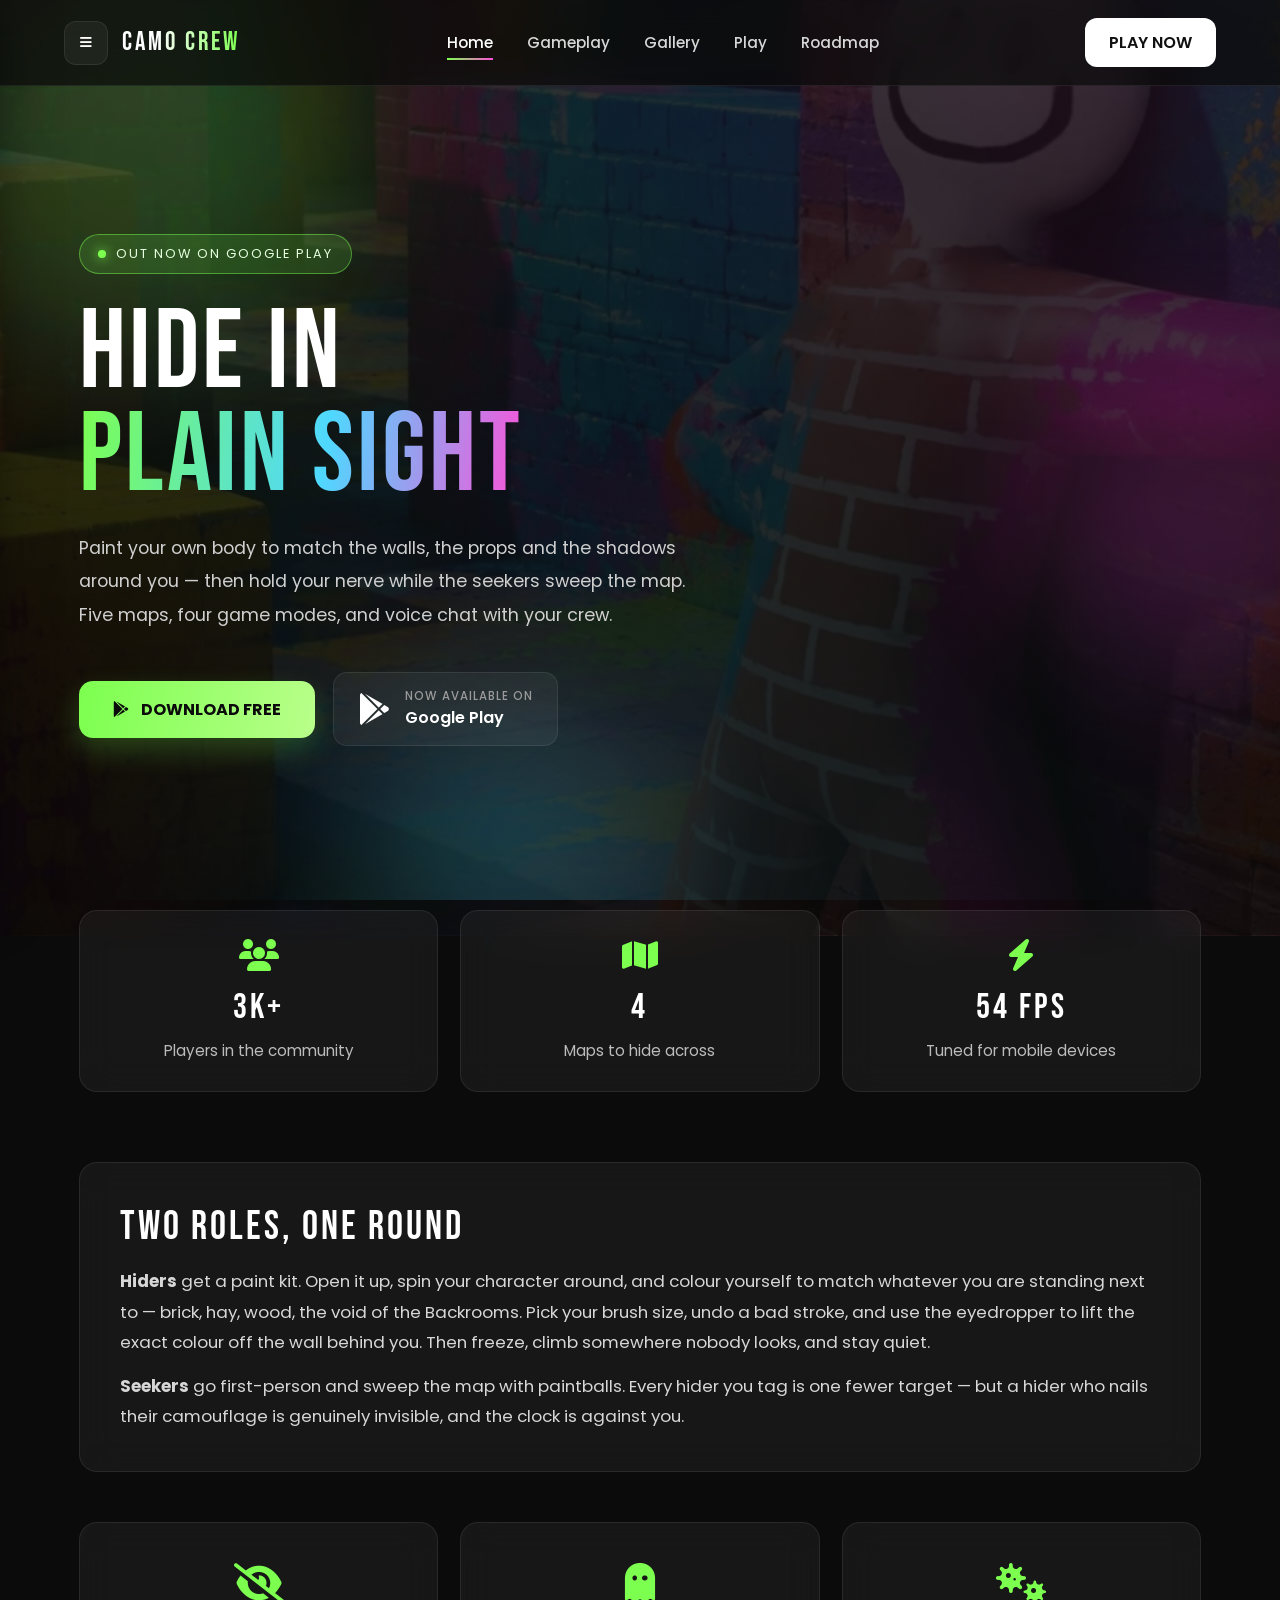
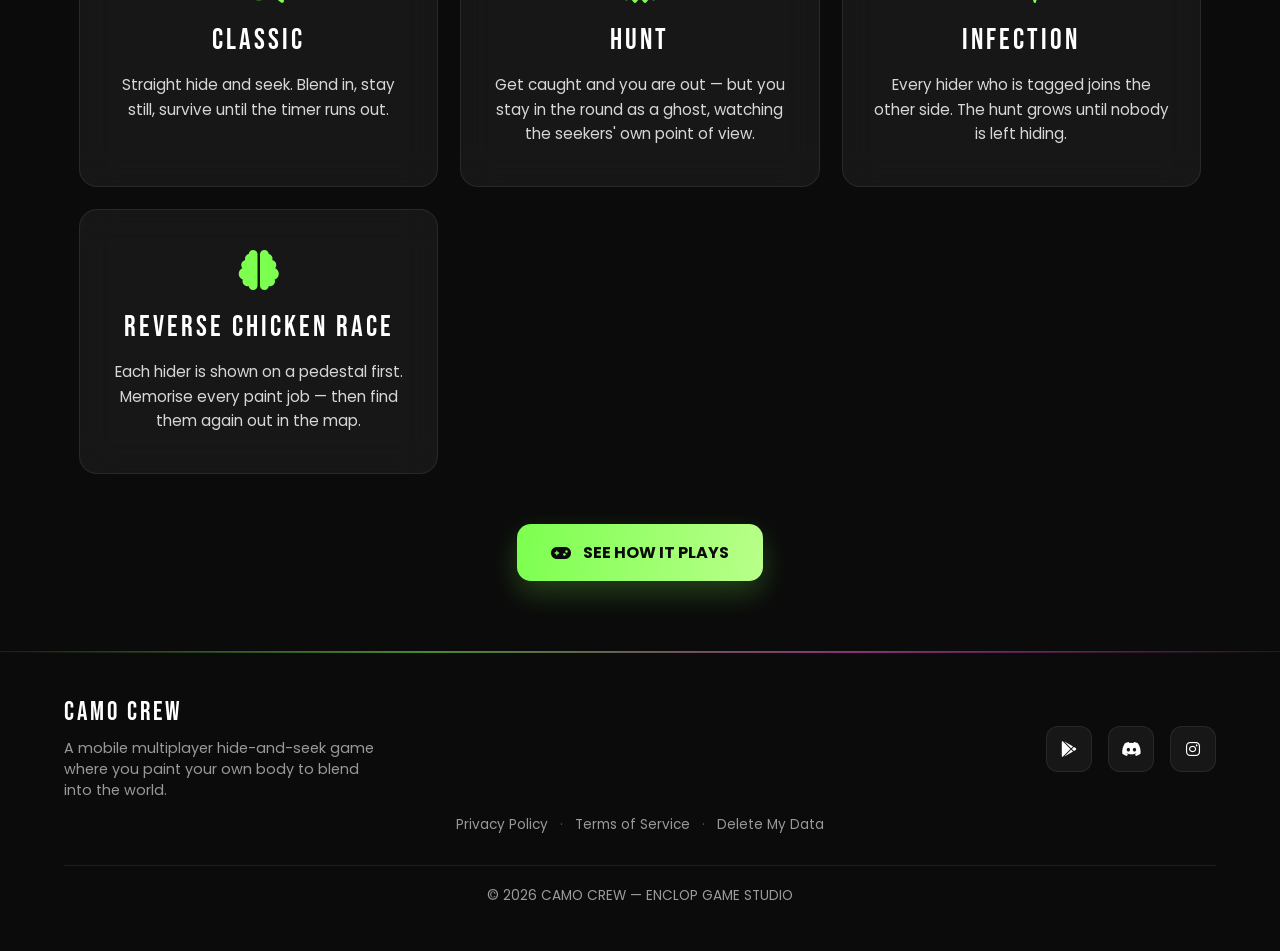
<file: client/public/camocrew/index.html>
<!DOCTYPE html>
<html lang="en">
<head>
<meta charset="UTF-8">
<meta name="viewport" content="width=device-width, initial-scale=1.0, viewport-fit=cover">
<title>CAMO CREW | Home</title>

<meta name="description" content="Camo Crew is a mobile multiplayer hide-and-seek game: paint your own body to blend into the map, or hunt the hiders. Out now on Google Play.">
<meta name="theme-color" content="#0b0b0b">
<link rel="icon" href="assets/img/bg6.webp" type="image/webp">

<meta property="og:type" content="website">
<meta property="og:site_name" content="Camo Crew">
<meta property="og:title" content="CAMO CREW | Home">
<meta property="og:description" content="Camo Crew is a mobile multiplayer hide-and-seek game: paint your own body to blend into the map, or hunt the hiders. Out now on Google Play.">
<meta property="og:image" content="box1.jpg">
<meta name="twitter:card" content="summary_large_image">
<meta name="twitter:title" content="CAMO CREW | Home">
<meta name="twitter:description" content="Camo Crew is a mobile multiplayer hide-and-seek game: paint your own body to blend into the map, or hunt the hiders. Out now on Google Play.">

<link rel="preconnect" href="https://fonts.googleapis.com">
<link rel="preconnect" href="https://fonts.gstatic.com" crossorigin>
<link href="https://fonts.googleapis.com/css2?family=Bebas+Neue&family=Poppins:wght@300;400;500;600;700&display=swap" rel="stylesheet">
<link rel="stylesheet" href="https://cdnjs.cloudflare.com/ajax/libs/font-awesome/6.4.0/css/all.min.css">
<link rel="stylesheet" href="assets/style.css">

<style>body::before{background-image:linear-gradient(rgba(9,9,9,.84),rgba(9,9,9,.93)),url("assets/img/bg1.webp")}</style>
</head>
<body>

<!-- Loading Screen -->
<div id="loading-screen">
  <img src="assets/img/bg6.webp" alt="Camo Crew logo" width="140" height="303">
  <div class="logo-text" style="font-size:2rem">CAMO CREW</div>
  <div class="loader-line"><div class="loader-fill"></div></div>
  <p style="margin-top:15px;color:#aaa;font-size:.75rem;letter-spacing:2px">LOADING GAME WORLD...</p>
</div>

<!-- Navigation -->
<nav>
  <div class="nav-brand">
    <button class="menu-btn" id="menuToggle" type="button"><i class="fas fa-bars"></i></button>
    <span class="logo-text">CAMO CREW</span>
  </div>
  <ul class="nav-links">
    <li><a href="index.html" class="active">Home</a></li>
    <li><a href="gameplay.html">Gameplay</a></li>
    <li><a href="gallery.html">Gallery</a></li>
    <li><a href="beta.html">Play</a></li>
    <li><a href="roadmap.html">Roadmap</a></li>
  </ul>
  <a href="https://play.google.com/store/apps/details?id=com.enclop.crewcamo" class="btn-outline" target="_blank" rel="noopener">PLAY NOW</a>
</nav>

<!-- Sidebar -->
<div class="sidebar-overlay" id="sidebarOverlay"></div>
<aside class="sidebar" id="sidebar">
  <div class="sidebar-header">
    <span class="logo-text">MENU</span>
    <button class="sidebar-close" id="sidebarClose" type="button" aria-label="Close menu"><i class="fas fa-times"></i></button>
  </div>
  <ul class="sidebar-menu">
    <li><a href="index.html" class="active"><i class="fas fa-home"></i> Home</a></li>
    <li><a href="gameplay.html"><i class="fas fa-gamepad"></i> Gameplay</a></li>
    <li><a href="gallery.html"><i class="fas fa-images"></i> Gallery</a></li>
    <li><a href="beta.html"><i class="fas fa-rocket"></i> Play</a></li>
    <li><a href="roadmap.html"><i class="fas fa-map"></i> Roadmap</a></li>
    <li><a href="faq.html"><i class="fas fa-question-circle"></i> FAQ</a></li>
    <li><a href="bug-report.html"><i class="fas fa-bug"></i> Bug Report</a></li>
    <li><a href="changelog.html"><i class="fas fa-history"></i> Changelog</a></li>
    <li><a href="contact.html"><i class="fas fa-envelope"></i> Contact</a></li>
  </ul>
</aside>

<div class="container">

<section class="hero">
  <div class="hero-badge">OUT NOW ON GOOGLE PLAY</div>

  <h1>Hide In<br><span>Plain Sight</span></h1>

  <p>
    Paint your own body to match the walls, the props and the shadows around you —
    then hold your nerve while the seekers sweep the map. Five maps, four game modes,
    and voice chat with your crew.
  </p>

  <div class="hero-actions">
    <a href="https://play.google.com/store/apps/details?id=com.enclop.crewcamo" class="btn-primary" target="_blank" rel="noopener">
      <i class="fab fa-google-play"></i> DOWNLOAD FREE
    </a>

    <a href="https://play.google.com/store/apps/details?id=com.enclop.crewcamo" class="playstore-badge" target="_blank" rel="noopener" style="text-decoration:none">
      <i class="fab fa-google-play"></i>
      <div class="playstore-text">
        <span>NOW AVAILABLE ON</span>
        <span>Google Play</span>
      </div>
    </a>
  </div>
</section>

<!-- Stats -->
<div class="stats-grid">
  <div class="stat-card" data-reveal data-count>
    <i class="fas fa-users"></i>
    <h3 data-count="3" data-suffix="K+">3K+</h3>
    <p>Players in the community</p>
  </div>

  <div class="stat-card" data-reveal data-count>
    <i class="fas fa-map"></i>
    <h3 data-count="5">5</h3>
    <p>Maps to hide across</p>
  </div>

  <div class="stat-card" data-reveal data-count>
    <i class="fas fa-bolt"></i>
    <h3 data-count="60" data-suffix=" FPS">60 FPS</h3>
    <p>Tuned for mobile devices</p>
  </div>
</div>

<!-- What you do -->
<div class="mechanics-box" data-reveal style="margin-top:70px">
  <h3>Two Roles, One Round</h3>
  <p>
    <strong>Hiders</strong> get a paint kit. Open it up, spin your character around, and colour
    yourself to match whatever you are standing next to — brick, hay, wood, the void of the
    Backrooms. Pick your brush size, undo a bad stroke, and use the eyedropper to lift the exact
    colour off the wall behind you. Then freeze, climb somewhere nobody looks, and stay quiet.
  </p>
  <p>
    <strong>Seekers</strong> go first-person and sweep the map with paintballs. Every hider you
    tag is one fewer target — but a hider who nails their camouflage is genuinely invisible, and
    the clock is against you.
  </p>
</div>

<!-- Modes -->
<div class="features-grid" style="margin-top:26px">
  <div class="feature-card" data-reveal>
    <i class="fas fa-eye-slash"></i>
    <h3>Classic</h3>
    <p>Straight hide and seek. Blend in, stay still, survive until the timer runs out.</p>
  </div>
  <div class="feature-card" data-reveal>
    <i class="fas fa-ghost"></i>
    <h3>Hunt</h3>
    <p>Get caught and you are out — but you stay in the round as a ghost, watching the seekers' own point of view.</p>
  </div>
  <div class="feature-card" data-reveal>
    <i class="fas fa-viruses"></i>
    <h3>Infection</h3>
    <p>Every hider who is tagged joins the other side. The hunt grows until nobody is left hiding.</p>
  </div>
  <div class="feature-card" data-reveal>
    <i class="fas fa-brain"></i>
    <h3>Reverse Chicken Race</h3>
    <p>Each hider is shown on a pedestal first. Memorise every paint job — then find them again out in the map.</p>
  </div>
</div>

<div style="text-align:center;margin-top:50px" data-reveal>
  <a href="gameplay.html" class="btn-primary"><i class="fas fa-gamepad"></i> SEE HOW IT PLAYS</a>
</div>

</div>

<!-- Footer -->
<footer>
  <div class="footer-content">
    <div>
      <span class="logo-text">CAMO CREW</span>
      <p style="color:#999;margin-top:10px;max-width:320px;font-size:.9rem">
        A mobile multiplayer hide-and-seek game where you paint your own body to blend into the world.
      </p>
    </div>
    <div class="socials">
      <a href="https://play.google.com/store/apps/details?id=com.enclop.crewcamo" target="_blank" rel="noopener" title="Google Play" aria-label="Google Play"><i class="fab fa-google-play"></i></a>
      <a href="https://discord.com/invite/6DfUdzdFw" target="_blank" rel="noopener" title="Discord" aria-label="Discord"><i class="fab fa-discord"></i></a>
      <a href="https://www.instagram.com/_enclop" target="_blank" rel="noopener" title="Instagram" aria-label="Instagram"><i class="fab fa-instagram"></i></a>
    </div>
  </div>
  <!-- The game is ad-funded and takes purchases, so its own site must reach the
       policy and the EULA. These are the URLs registered with Google Play. -->
  <div class="legal-links" style="text-align:center;margin-top:14px;font-size:.85rem">
    <a href="/camocrew/privacy" style="color:#999;text-decoration:none">Privacy Policy</a>
    <span style="color:#555;margin:0 8px">·</span>
    <a href="/camocrew/terms" style="color:#999;text-decoration:none">Terms of Service</a>
    <span style="color:#555;margin:0 8px">·</span>
    <a href="/camocrew/delete-my-data" style="color:#999;text-decoration:none">Delete My Data</a>
  </div>
  <div class="copyright">© 2026 CAMO CREW — ENCLOP GAME STUDIO</div>
</footer>

<script src="assets/app.js" defer></script>
</body>
</html>
</file>
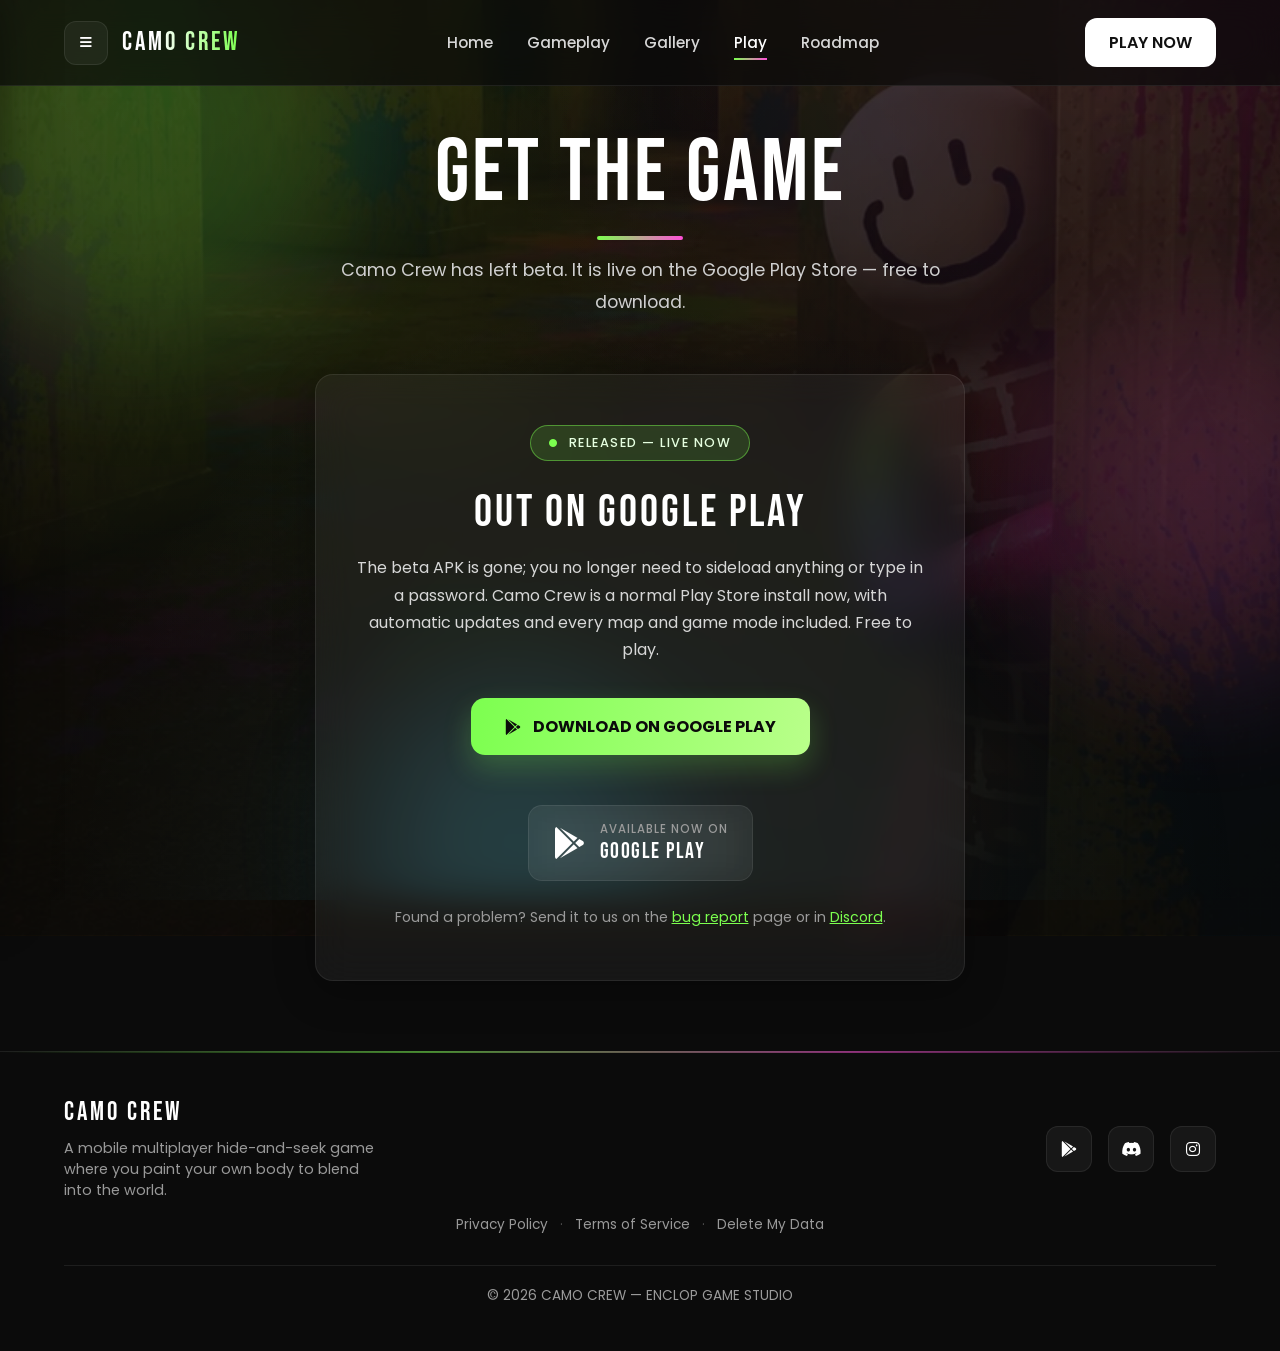
<file: client/public/camocrew/beta.html>
<!DOCTYPE html>
<html lang="en">
<head>
<meta charset="UTF-8">
<meta name="viewport" content="width=device-width, initial-scale=1.0, viewport-fit=cover">
<title>CAMO CREW | Get The Game</title>

<meta name="description" content="Camo Crew is out now on Google Play. Download it free and start hiding.">
<meta name="theme-color" content="#0b0b0b">
<link rel="icon" href="assets/img/bg6.webp" type="image/webp">

<meta property="og:type" content="website">
<meta property="og:site_name" content="Camo Crew">
<meta property="og:title" content="CAMO CREW | Get The Game">
<meta property="og:description" content="Camo Crew is out now on Google Play. Download it free and start hiding.">
<meta property="og:image" content="box1.jpg">
<meta name="twitter:card" content="summary_large_image">
<meta name="twitter:title" content="CAMO CREW | Get The Game">
<meta name="twitter:description" content="Camo Crew is out now on Google Play. Download it free and start hiding.">

<link rel="preconnect" href="https://fonts.googleapis.com">
<link rel="preconnect" href="https://fonts.gstatic.com" crossorigin>
<link href="https://fonts.googleapis.com/css2?family=Bebas+Neue&family=Poppins:wght@300;400;500;600;700&display=swap" rel="stylesheet">
<link rel="stylesheet" href="https://cdnjs.cloudflare.com/ajax/libs/font-awesome/6.4.0/css/all.min.css">
<link rel="stylesheet" href="assets/style.css">

<style>body::before{background-image:linear-gradient(rgba(9,9,9,.84),rgba(9,9,9,.93)),url("assets/img/bg4.webp")}</style>
</head>
<body>

<!-- Loading Screen -->
<div id="loading-screen">
  <img src="assets/img/bg6.webp" alt="Camo Crew logo" width="140" height="303">
  <div class="logo-text" style="font-size:2rem">CAMO CREW</div>
  <div class="loader-line"><div class="loader-fill"></div></div>
  <p style="margin-top:15px;color:#aaa;font-size:.75rem;letter-spacing:2px">LOADING GAME WORLD...</p>
</div>

<!-- Navigation -->
<nav>
  <div class="nav-brand">
    <button class="menu-btn" id="menuToggle" type="button"><i class="fas fa-bars"></i></button>
    <span class="logo-text">CAMO CREW</span>
  </div>
  <ul class="nav-links">
    <li><a href="index.html">Home</a></li>
    <li><a href="gameplay.html">Gameplay</a></li>
    <li><a href="gallery.html">Gallery</a></li>
    <li><a href="beta.html" class="active">Play</a></li>
    <li><a href="roadmap.html">Roadmap</a></li>
  </ul>
  <a href="https://play.google.com/store/apps/details?id=com.enclop.crewcamo" class="btn-outline" target="_blank" rel="noopener">PLAY NOW</a>
</nav>

<!-- Sidebar -->
<div class="sidebar-overlay" id="sidebarOverlay"></div>
<aside class="sidebar" id="sidebar">
  <div class="sidebar-header">
    <span class="logo-text">MENU</span>
    <button class="sidebar-close" id="sidebarClose" type="button" aria-label="Close menu"><i class="fas fa-times"></i></button>
  </div>
  <ul class="sidebar-menu">
    <li><a href="index.html"><i class="fas fa-home"></i> Home</a></li>
    <li><a href="gameplay.html"><i class="fas fa-gamepad"></i> Gameplay</a></li>
    <li><a href="gallery.html"><i class="fas fa-images"></i> Gallery</a></li>
    <li><a href="beta.html" class="active"><i class="fas fa-rocket"></i> Play</a></li>
    <li><a href="roadmap.html"><i class="fas fa-map"></i> Roadmap</a></li>
    <li><a href="faq.html"><i class="fas fa-question-circle"></i> FAQ</a></li>
    <li><a href="bug-report.html"><i class="fas fa-bug"></i> Bug Report</a></li>
    <li><a href="changelog.html"><i class="fas fa-history"></i> Changelog</a></li>
    <li><a href="contact.html"><i class="fas fa-envelope"></i> Contact</a></li>
  </ul>
</aside>

<div class="container">

<section class="page-header">
  <h1>Get The Game</h1>
  <p>Camo Crew has left beta. It is live on the Google Play Store — free to download.</p>
</section>

<div class="beta-card" data-reveal>
  <div class="beta-status-badge"><i class="fas fa-circle"></i> RELEASED — LIVE NOW</div>

  <h2>Out On Google Play</h2>

  <p>
    The beta APK is gone; you no longer need to sideload anything or type in a password.
    Camo Crew is a normal Play Store install now, with automatic updates and every map and
    game mode included. Free to play.
  </p>

  <a href="https://play.google.com/store/apps/details?id=com.enclop.crewcamo" class="btn-download" target="_blank" rel="noopener">
    <i class="fab fa-google-play"></i> DOWNLOAD ON GOOGLE PLAY
  </a>

  <div class="playstore-badge-box">
    <i class="fab fa-google-play"></i>
    <div class="playstore-text-box">
      <span>Available now on</span>
      <span>Google Play</span>
    </div>
  </div>

  <p style="font-size:.88rem;color:#9b9b9b">
    Found a problem? Send it to us on the <a href="bug-report.html" style="color:var(--accent)">bug report</a> page
    or in <a href="https://discord.com/invite/6DfUdzdFw" target="_blank" rel="noopener" style="color:var(--accent)">Discord</a>.
  </p>
</div>

</div>

<!-- Footer -->
<footer>
  <div class="footer-content">
    <div>
      <span class="logo-text">CAMO CREW</span>
      <p style="color:#999;margin-top:10px;max-width:320px;font-size:.9rem">
        A mobile multiplayer hide-and-seek game where you paint your own body to blend into the world.
      </p>
    </div>
    <div class="socials">
      <a href="https://play.google.com/store/apps/details?id=com.enclop.crewcamo" target="_blank" rel="noopener" title="Google Play" aria-label="Google Play"><i class="fab fa-google-play"></i></a>
      <a href="https://discord.com/invite/6DfUdzdFw" target="_blank" rel="noopener" title="Discord" aria-label="Discord"><i class="fab fa-discord"></i></a>
      <a href="https://www.instagram.com/_enclop" target="_blank" rel="noopener" title="Instagram" aria-label="Instagram"><i class="fab fa-instagram"></i></a>
    </div>
  </div>
  <!-- The game is ad-funded and takes purchases, so its own site must reach the
       policy and the EULA. These are the URLs registered with Google Play. -->
  <div class="legal-links" style="text-align:center;margin-top:14px;font-size:.85rem">
    <a href="/camocrew/privacy" style="color:#999;text-decoration:none">Privacy Policy</a>
    <span style="color:#555;margin:0 8px">·</span>
    <a href="/camocrew/terms" style="color:#999;text-decoration:none">Terms of Service</a>
    <span style="color:#555;margin:0 8px">·</span>
    <a href="/camocrew/delete-my-data" style="color:#999;text-decoration:none">Delete My Data</a>
  </div>
  <div class="copyright">© 2026 CAMO CREW — ENCLOP GAME STUDIO</div>
</footer>

<script src="assets/app.js" defer></script>
</body>
</html>
</file>
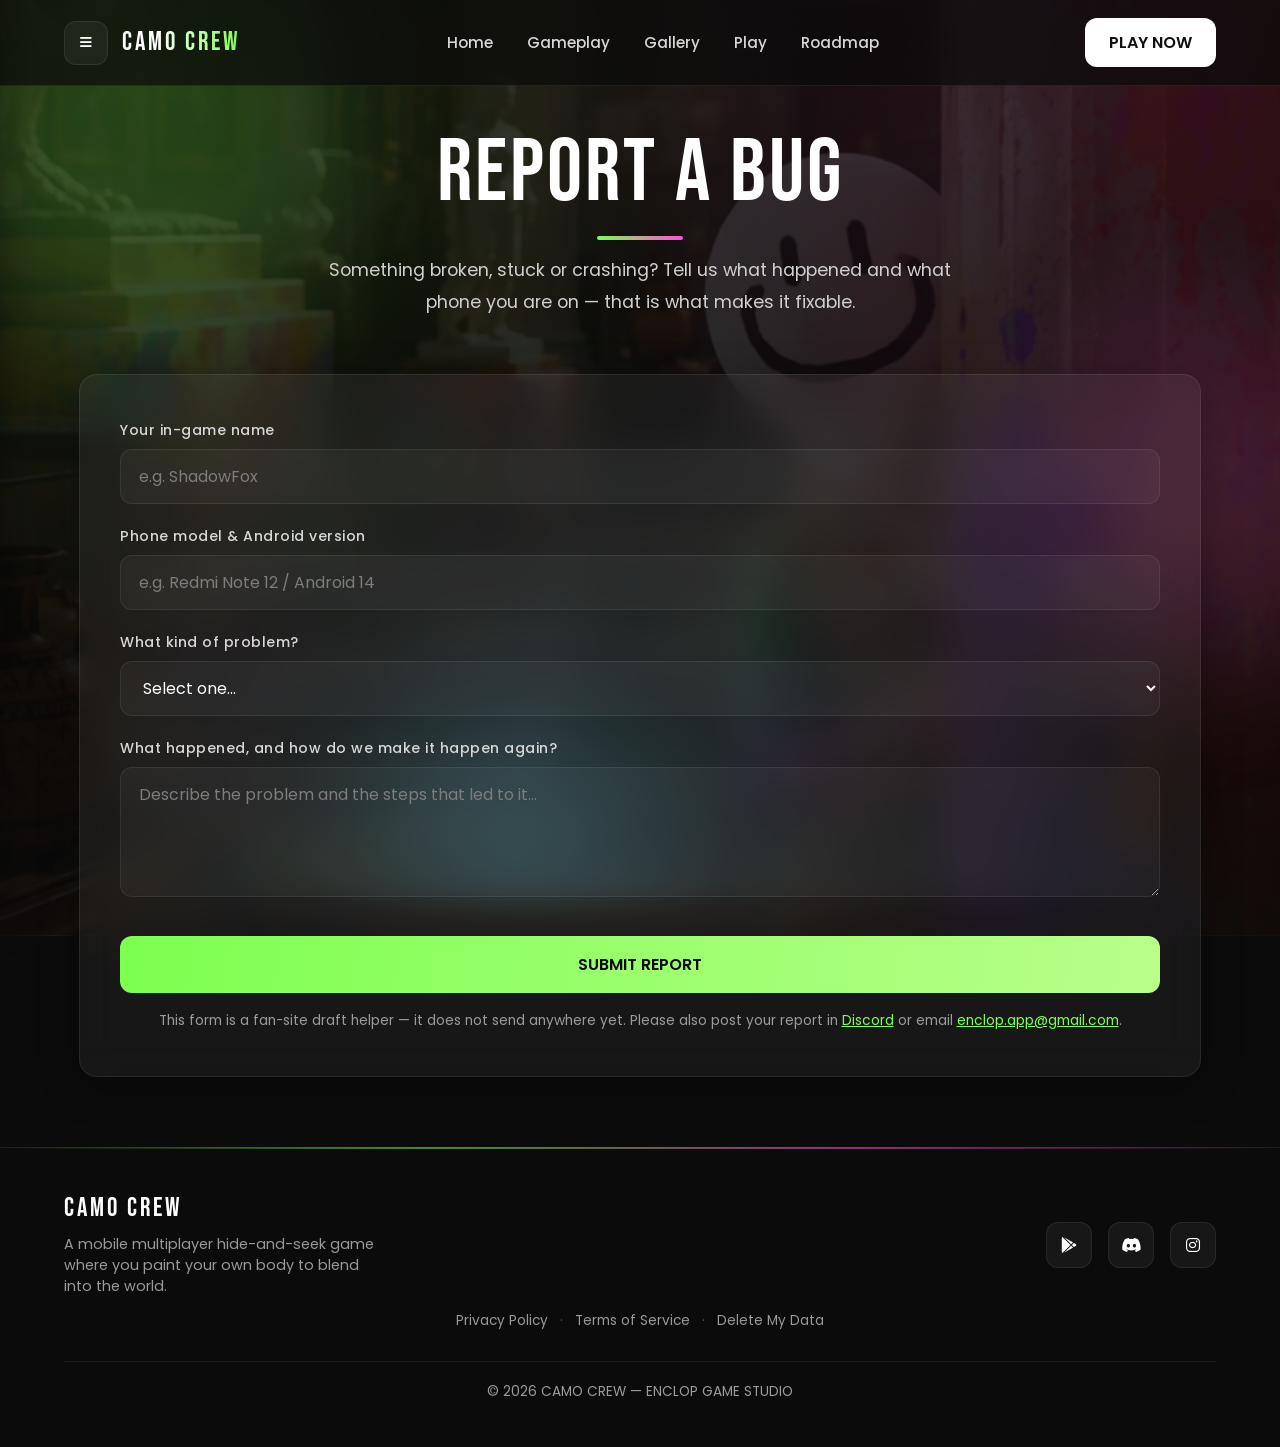
<file: client/public/camocrew/bug-report.html>
<!DOCTYPE html>
<html lang="en">
<head>
<meta charset="UTF-8">
<meta name="viewport" content="width=device-width, initial-scale=1.0, viewport-fit=cover">
<title>CAMO CREW | Bug Report</title>

<meta name="description" content="Report a bug in Camo Crew — tell us your device, what happened, and how to reproduce it.">
<meta name="theme-color" content="#0b0b0b">
<link rel="icon" href="assets/img/bg6.webp" type="image/webp">

<meta property="og:type" content="website">
<meta property="og:site_name" content="Camo Crew">
<meta property="og:title" content="CAMO CREW | Bug Report">
<meta property="og:description" content="Report a bug in Camo Crew — tell us your device, what happened, and how to reproduce it.">
<meta property="og:image" content="box1.jpg">
<meta name="twitter:card" content="summary_large_image">
<meta name="twitter:title" content="CAMO CREW | Bug Report">
<meta name="twitter:description" content="Report a bug in Camo Crew — tell us your device, what happened, and how to reproduce it.">

<link rel="preconnect" href="https://fonts.googleapis.com">
<link rel="preconnect" href="https://fonts.gstatic.com" crossorigin>
<link href="https://fonts.googleapis.com/css2?family=Bebas+Neue&family=Poppins:wght@300;400;500;600;700&display=swap" rel="stylesheet">
<link rel="stylesheet" href="https://cdnjs.cloudflare.com/ajax/libs/font-awesome/6.4.0/css/all.min.css">
<link rel="stylesheet" href="assets/style.css">

<style>body::before{background-image:linear-gradient(rgba(9,9,9,.84),rgba(9,9,9,.93)),url("assets/img/bg2.webp")}</style>
</head>
<body>

<!-- Loading Screen -->
<div id="loading-screen">
  <img src="assets/img/bg6.webp" alt="Camo Crew logo" width="140" height="303">
  <div class="logo-text" style="font-size:2rem">CAMO CREW</div>
  <div class="loader-line"><div class="loader-fill"></div></div>
  <p style="margin-top:15px;color:#aaa;font-size:.75rem;letter-spacing:2px">LOADING GAME WORLD...</p>
</div>

<!-- Navigation -->
<nav>
  <div class="nav-brand">
    <button class="menu-btn" id="menuToggle" type="button"><i class="fas fa-bars"></i></button>
    <span class="logo-text">CAMO CREW</span>
  </div>
  <ul class="nav-links">
    <li><a href="index.html">Home</a></li>
    <li><a href="gameplay.html">Gameplay</a></li>
    <li><a href="gallery.html">Gallery</a></li>
    <li><a href="beta.html">Play</a></li>
    <li><a href="roadmap.html">Roadmap</a></li>
  </ul>
  <a href="https://play.google.com/store/apps/details?id=com.enclop.crewcamo" class="btn-outline" target="_blank" rel="noopener">PLAY NOW</a>
</nav>

<!-- Sidebar -->
<div class="sidebar-overlay" id="sidebarOverlay"></div>
<aside class="sidebar" id="sidebar">
  <div class="sidebar-header">
    <span class="logo-text">MENU</span>
    <button class="sidebar-close" id="sidebarClose" type="button" aria-label="Close menu"><i class="fas fa-times"></i></button>
  </div>
  <ul class="sidebar-menu">
    <li><a href="index.html"><i class="fas fa-home"></i> Home</a></li>
    <li><a href="gameplay.html"><i class="fas fa-gamepad"></i> Gameplay</a></li>
    <li><a href="gallery.html"><i class="fas fa-images"></i> Gallery</a></li>
    <li><a href="beta.html"><i class="fas fa-rocket"></i> Play</a></li>
    <li><a href="roadmap.html"><i class="fas fa-map"></i> Roadmap</a></li>
    <li><a href="faq.html"><i class="fas fa-question-circle"></i> FAQ</a></li>
    <li><a href="bug-report.html" class="active"><i class="fas fa-bug"></i> Bug Report</a></li>
    <li><a href="changelog.html"><i class="fas fa-history"></i> Changelog</a></li>
    <li><a href="contact.html"><i class="fas fa-envelope"></i> Contact</a></li>
  </ul>
</aside>

<div class="container">

<section class="page-header">
  <h1>Report A Bug</h1>
  <p>Something broken, stuck or crashing? Tell us what happened and what phone you are on — that is what makes it fixable.</p>
</section>

<div class="report-card" data-reveal>
  <div class="success-alert" id="successAlert">
    <i class="fas fa-check-circle"></i> Thanks — your report has been noted. For a faster reply, post it in Discord too.
  </div>

  <form id="bugReportForm" data-local-form novalidate>
    <div class="form-group">
      <label for="playerName">Your in-game name</label>
      <input type="text" id="playerName" name="playerName" class="form-control"
             placeholder="e.g. ShadowFox" autocomplete="nickname" required>
    </div>

    <div class="form-group">
      <label for="deviceModel">Phone model &amp; Android version</label>
      <input type="text" id="deviceModel" name="deviceModel" class="form-control"
             placeholder="e.g. Redmi Note 12 / Android 14" required>
    </div>

    <div class="form-group">
      <label for="bugCategory">What kind of problem?</label>
      <select id="bugCategory" name="bugCategory" class="form-control" required>
        <option value="" disabled selected>Select one...</option>
        <option value="multiplayer">Multiplayer / disconnects</option>
        <option value="paint">Paint tools</option>
        <option value="controls">Touch controls &amp; UI</option>
        <option value="crash">Crash or bad performance</option>
        <option value="audio">Voice chat or sound</option>
        <option value="purchase">Purchases &amp; coins</option>
        <option value="other">Something else</option>
      </select>
    </div>

    <div class="form-group">
      <label for="bugDescription">What happened, and how do we make it happen again?</label>
      <textarea id="bugDescription" name="bugDescription" class="form-control"
                placeholder="Describe the problem and the steps that led to it..." required></textarea>
    </div>

    <button type="submit" class="submit-btn">SUBMIT REPORT</button>
  </form>

  <p style="margin-top:18px;font-size:.86rem;color:#9b9b9b;text-align:center">
    This form is a fan-site draft helper — it does not send anywhere yet. Please also post your report in
    <a href="https://discord.com/invite/6DfUdzdFw" target="_blank" rel="noopener" style="color:var(--accent)">Discord</a>
    or email <a href="mailto:enclop.app@gmail.com" style="color:var(--accent)">enclop.app@gmail.com</a>.
  </p>
</div>

</div>

<!-- Footer -->
<footer>
  <div class="footer-content">
    <div>
      <span class="logo-text">CAMO CREW</span>
      <p style="color:#999;margin-top:10px;max-width:320px;font-size:.9rem">
        A mobile multiplayer hide-and-seek game where you paint your own body to blend into the world.
      </p>
    </div>
    <div class="socials">
      <a href="https://play.google.com/store/apps/details?id=com.enclop.crewcamo" target="_blank" rel="noopener" title="Google Play" aria-label="Google Play"><i class="fab fa-google-play"></i></a>
      <a href="https://discord.com/invite/6DfUdzdFw" target="_blank" rel="noopener" title="Discord" aria-label="Discord"><i class="fab fa-discord"></i></a>
      <a href="https://www.instagram.com/_enclop" target="_blank" rel="noopener" title="Instagram" aria-label="Instagram"><i class="fab fa-instagram"></i></a>
    </div>
  </div>
  <!-- The game is ad-funded and takes purchases, so its own site must reach the
       policy and the EULA. These are the URLs registered with Google Play. -->
  <div class="legal-links" style="text-align:center;margin-top:14px;font-size:.85rem">
    <a href="/camocrew/privacy" style="color:#999;text-decoration:none">Privacy Policy</a>
    <span style="color:#555;margin:0 8px">·</span>
    <a href="/camocrew/terms" style="color:#999;text-decoration:none">Terms of Service</a>
    <span style="color:#555;margin:0 8px">·</span>
    <a href="/camocrew/delete-my-data" style="color:#999;text-decoration:none">Delete My Data</a>
  </div>
  <div class="copyright">© 2026 CAMO CREW — ENCLOP GAME STUDIO</div>
</footer>

<script src="assets/app.js" defer></script>
</body>
</html>
</file>
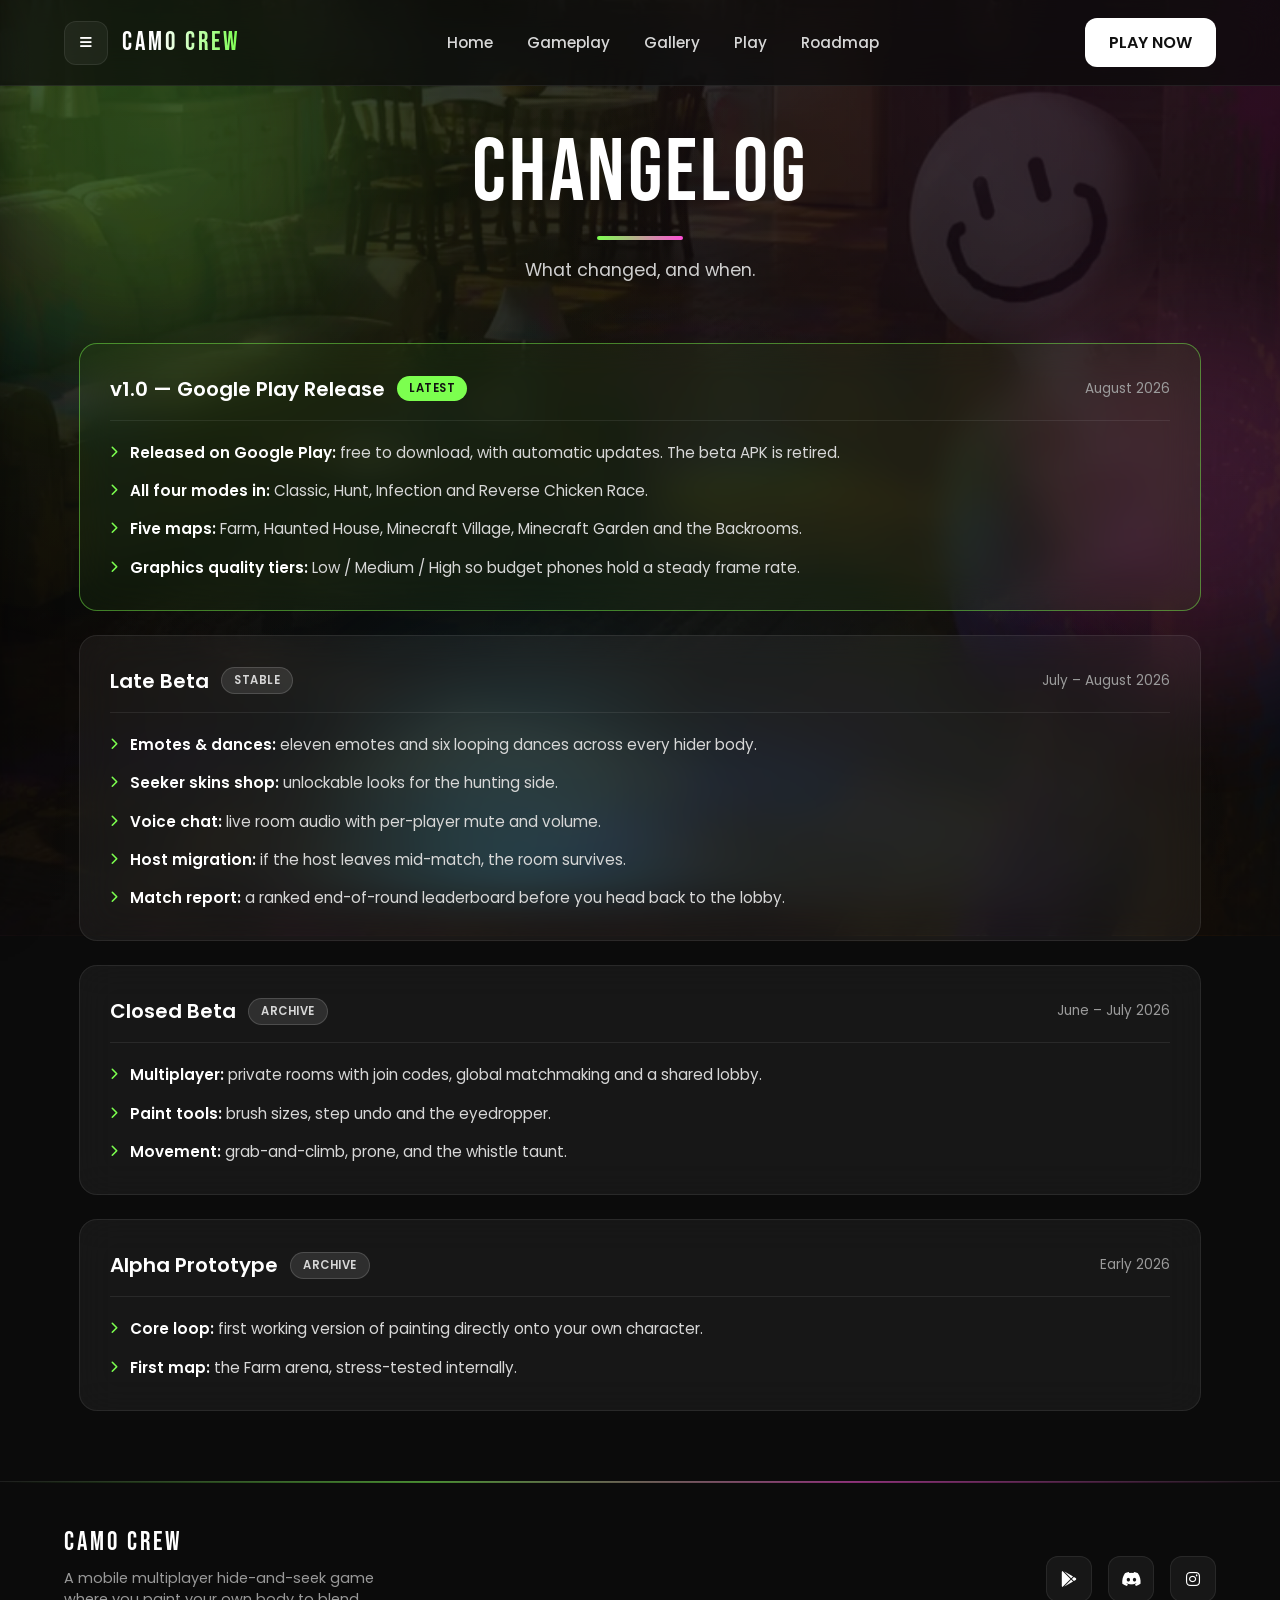
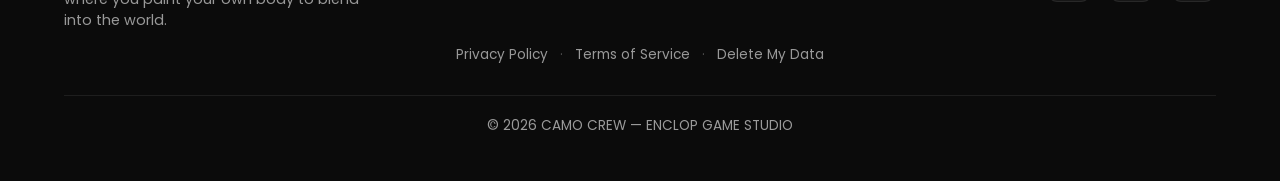
<file: client/public/camocrew/changelog.html>
<!DOCTYPE html>
<html lang="en">
<head>
<meta charset="UTF-8">
<meta name="viewport" content="width=device-width, initial-scale=1.0, viewport-fit=cover">
<title>CAMO CREW | Changelog</title>

<meta name="description" content="Update notes for Camo Crew, from the alpha prototype through the Google Play release.">
<meta name="theme-color" content="#0b0b0b">
<link rel="icon" href="assets/img/bg6.webp" type="image/webp">

<meta property="og:type" content="website">
<meta property="og:site_name" content="Camo Crew">
<meta property="og:title" content="CAMO CREW | Changelog">
<meta property="og:description" content="Update notes for Camo Crew, from the alpha prototype through the Google Play release.">
<meta property="og:image" content="box1.jpg">
<meta name="twitter:card" content="summary_large_image">
<meta name="twitter:title" content="CAMO CREW | Changelog">
<meta name="twitter:description" content="Update notes for Camo Crew, from the alpha prototype through the Google Play release.">

<link rel="preconnect" href="https://fonts.googleapis.com">
<link rel="preconnect" href="https://fonts.gstatic.com" crossorigin>
<link href="https://fonts.googleapis.com/css2?family=Bebas+Neue&family=Poppins:wght@300;400;500;600;700&display=swap" rel="stylesheet">
<link rel="stylesheet" href="https://cdnjs.cloudflare.com/ajax/libs/font-awesome/6.4.0/css/all.min.css">
<link rel="stylesheet" href="assets/style.css">

<style>body::before{background-image:linear-gradient(rgba(9,9,9,.84),rgba(9,9,9,.93)),url("assets/img/bg5.webp")}</style>
</head>
<body>

<!-- Loading Screen -->
<div id="loading-screen">
  <img src="assets/img/bg6.webp" alt="Camo Crew logo" width="140" height="303">
  <div class="logo-text" style="font-size:2rem">CAMO CREW</div>
  <div class="loader-line"><div class="loader-fill"></div></div>
  <p style="margin-top:15px;color:#aaa;font-size:.75rem;letter-spacing:2px">LOADING GAME WORLD...</p>
</div>

<!-- Navigation -->
<nav>
  <div class="nav-brand">
    <button class="menu-btn" id="menuToggle" type="button"><i class="fas fa-bars"></i></button>
    <span class="logo-text">CAMO CREW</span>
  </div>
  <ul class="nav-links">
    <li><a href="index.html">Home</a></li>
    <li><a href="gameplay.html">Gameplay</a></li>
    <li><a href="gallery.html">Gallery</a></li>
    <li><a href="beta.html">Play</a></li>
    <li><a href="roadmap.html">Roadmap</a></li>
  </ul>
  <a href="https://play.google.com/store/apps/details?id=com.enclop.crewcamo" class="btn-outline" target="_blank" rel="noopener">PLAY NOW</a>
</nav>

<!-- Sidebar -->
<div class="sidebar-overlay" id="sidebarOverlay"></div>
<aside class="sidebar" id="sidebar">
  <div class="sidebar-header">
    <span class="logo-text">MENU</span>
    <button class="sidebar-close" id="sidebarClose" type="button" aria-label="Close menu"><i class="fas fa-times"></i></button>
  </div>
  <ul class="sidebar-menu">
    <li><a href="index.html"><i class="fas fa-home"></i> Home</a></li>
    <li><a href="gameplay.html"><i class="fas fa-gamepad"></i> Gameplay</a></li>
    <li><a href="gallery.html"><i class="fas fa-images"></i> Gallery</a></li>
    <li><a href="beta.html"><i class="fas fa-rocket"></i> Play</a></li>
    <li><a href="roadmap.html"><i class="fas fa-map"></i> Roadmap</a></li>
    <li><a href="faq.html"><i class="fas fa-question-circle"></i> FAQ</a></li>
    <li><a href="bug-report.html"><i class="fas fa-bug"></i> Bug Report</a></li>
    <li><a href="changelog.html" class="active"><i class="fas fa-history"></i> Changelog</a></li>
    <li><a href="contact.html"><i class="fas fa-envelope"></i> Contact</a></li>
  </ul>
</aside>

<div class="container">

<section class="page-header">
  <h1>Changelog</h1>
  <p>What changed, and when.</p>
</section>

<div class="changelog-feed">

  <div class="changelog-card latest" data-reveal>
    <div class="version-header">
      <div class="version-title">
        <span>v1.0 — Google Play Release</span>
        <span class="version-badge">LATEST</span>
      </div>
      <span class="version-date">August 2026</span>
    </div>
    <ul class="patch-notes">
      <li><i class="fas fa-chevron-right"></i><div><strong>Released on Google Play:</strong> free to download, with automatic updates. The beta APK is retired.</div></li>
      <li><i class="fas fa-chevron-right"></i><div><strong>All four modes in:</strong> Classic, Hunt, Infection and Reverse Chicken Race.</div></li>
      <li><i class="fas fa-chevron-right"></i><div><strong>Five maps:</strong> Farm, Haunted House, Minecraft Village, Minecraft Garden and the Backrooms.</div></li>
      <li><i class="fas fa-chevron-right"></i><div><strong>Graphics quality tiers:</strong> Low / Medium / High so budget phones hold a steady frame rate.</div></li>
    </ul>
  </div>

  <div class="changelog-card" data-reveal>
    <div class="version-header">
      <div class="version-title">
        <span>Late Beta</span>
        <span class="version-badge">STABLE</span>
      </div>
      <span class="version-date">July – August 2026</span>
    </div>
    <ul class="patch-notes">
      <li><i class="fas fa-chevron-right"></i><div><strong>Emotes &amp; dances:</strong> eleven emotes and six looping dances across every hider body.</div></li>
      <li><i class="fas fa-chevron-right"></i><div><strong>Seeker skins shop:</strong> unlockable looks for the hunting side.</div></li>
      <li><i class="fas fa-chevron-right"></i><div><strong>Voice chat:</strong> live room audio with per-player mute and volume.</div></li>
      <li><i class="fas fa-chevron-right"></i><div><strong>Host migration:</strong> if the host leaves mid-match, the room survives.</div></li>
      <li><i class="fas fa-chevron-right"></i><div><strong>Match report:</strong> a ranked end-of-round leaderboard before you head back to the lobby.</div></li>
    </ul>
  </div>

  <div class="changelog-card" data-reveal>
    <div class="version-header">
      <div class="version-title">
        <span>Closed Beta</span>
        <span class="version-badge">ARCHIVE</span>
      </div>
      <span class="version-date">June – July 2026</span>
    </div>
    <ul class="patch-notes">
      <li><i class="fas fa-chevron-right"></i><div><strong>Multiplayer:</strong> private rooms with join codes, global matchmaking and a shared lobby.</div></li>
      <li><i class="fas fa-chevron-right"></i><div><strong>Paint tools:</strong> brush sizes, step undo and the eyedropper.</div></li>
      <li><i class="fas fa-chevron-right"></i><div><strong>Movement:</strong> grab-and-climb, prone, and the whistle taunt.</div></li>
    </ul>
  </div>

  <div class="changelog-card" data-reveal>
    <div class="version-header">
      <div class="version-title">
        <span>Alpha Prototype</span>
        <span class="version-badge">ARCHIVE</span>
      </div>
      <span class="version-date">Early 2026</span>
    </div>
    <ul class="patch-notes">
      <li><i class="fas fa-chevron-right"></i><div><strong>Core loop:</strong> first working version of painting directly onto your own character.</div></li>
      <li><i class="fas fa-chevron-right"></i><div><strong>First map:</strong> the Farm arena, stress-tested internally.</div></li>
    </ul>
  </div>

</div>

</div>

<!-- Footer -->
<footer>
  <div class="footer-content">
    <div>
      <span class="logo-text">CAMO CREW</span>
      <p style="color:#999;margin-top:10px;max-width:320px;font-size:.9rem">
        A mobile multiplayer hide-and-seek game where you paint your own body to blend into the world.
      </p>
    </div>
    <div class="socials">
      <a href="https://play.google.com/store/apps/details?id=com.enclop.crewcamo" target="_blank" rel="noopener" title="Google Play" aria-label="Google Play"><i class="fab fa-google-play"></i></a>
      <a href="https://discord.com/invite/6DfUdzdFw" target="_blank" rel="noopener" title="Discord" aria-label="Discord"><i class="fab fa-discord"></i></a>
      <a href="https://www.instagram.com/_enclop" target="_blank" rel="noopener" title="Instagram" aria-label="Instagram"><i class="fab fa-instagram"></i></a>
    </div>
  </div>
  <!-- The game is ad-funded and takes purchases, so its own site must reach the
       policy and the EULA. These are the URLs registered with Google Play. -->
  <div class="legal-links" style="text-align:center;margin-top:14px;font-size:.85rem">
    <a href="/camocrew/privacy" style="color:#999;text-decoration:none">Privacy Policy</a>
    <span style="color:#555;margin:0 8px">·</span>
    <a href="/camocrew/terms" style="color:#999;text-decoration:none">Terms of Service</a>
    <span style="color:#555;margin:0 8px">·</span>
    <a href="/camocrew/delete-my-data" style="color:#999;text-decoration:none">Delete My Data</a>
  </div>
  <div class="copyright">© 2026 CAMO CREW — ENCLOP GAME STUDIO</div>
</footer>

<script src="assets/app.js" defer></script>
</body>
</html>
</file>
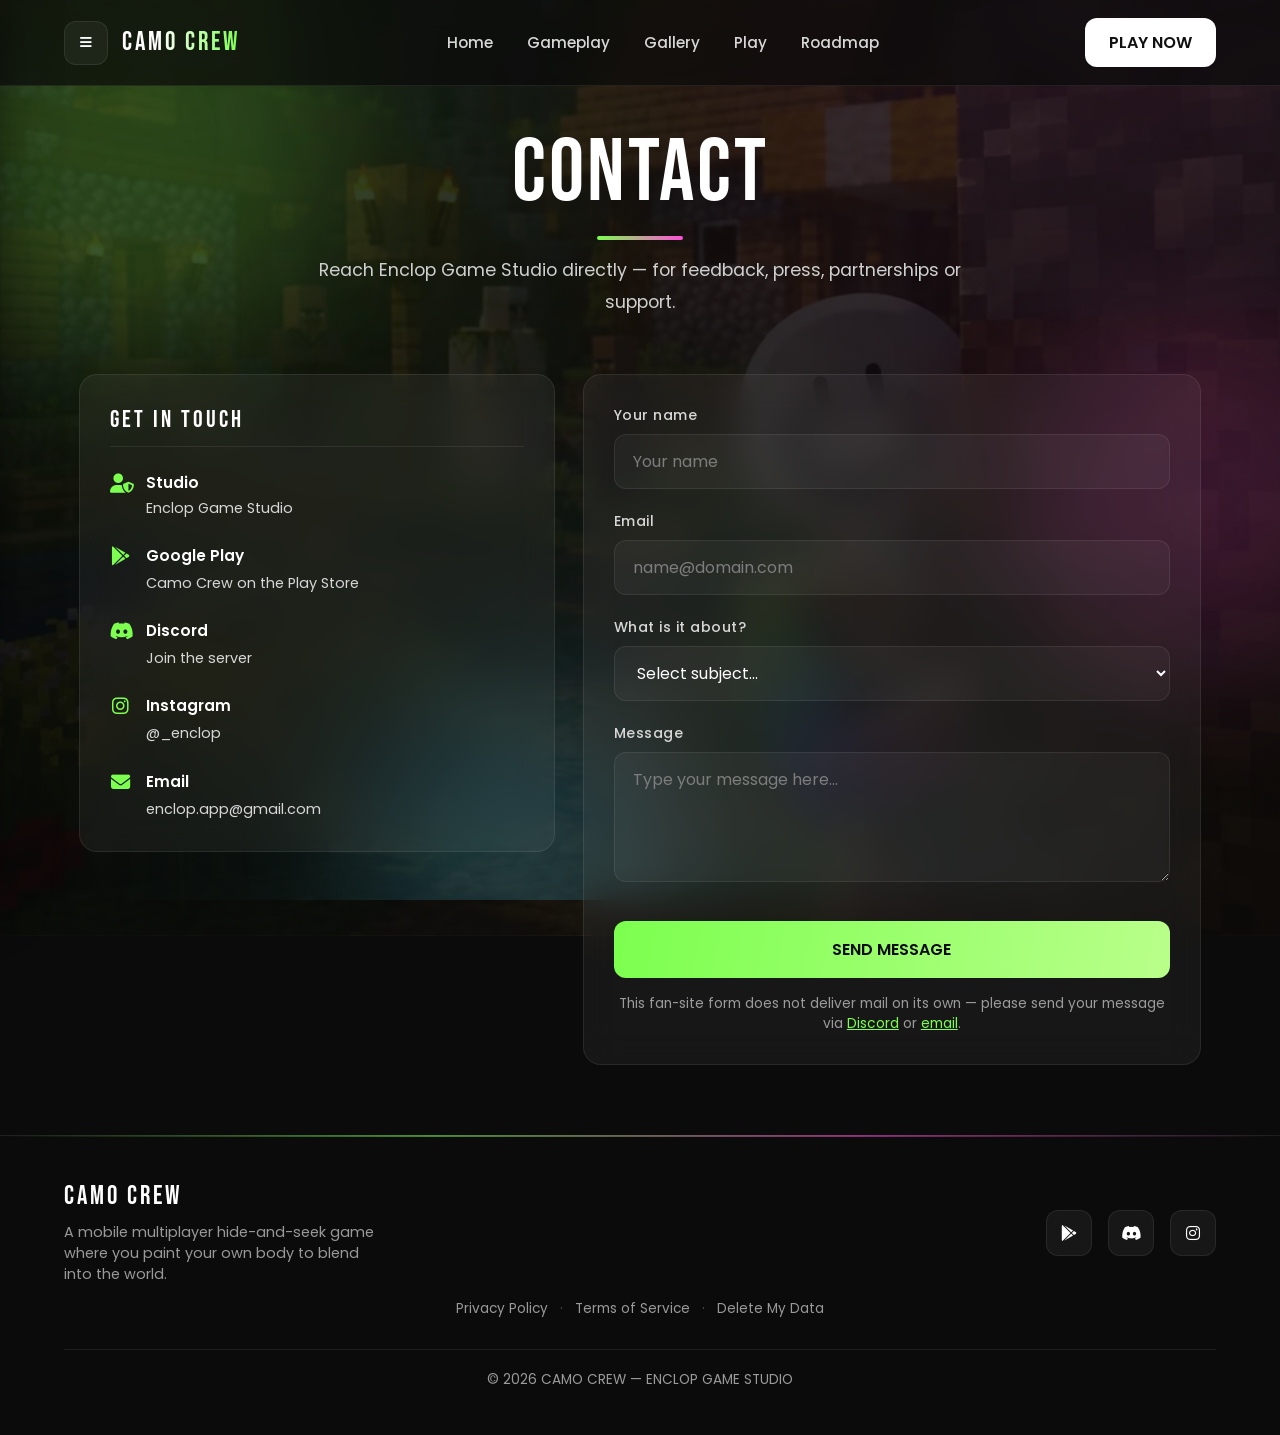
<file: client/public/camocrew/contact.html>
<!DOCTYPE html>
<html lang="en">
<head>
<meta charset="UTF-8">
<meta name="viewport" content="width=device-width, initial-scale=1.0, viewport-fit=cover">
<title>CAMO CREW | Contact</title>

<meta name="description" content="Get in touch with Enclop Game Studio about Camo Crew — Discord, Instagram or email.">
<meta name="theme-color" content="#0b0b0b">
<link rel="icon" href="assets/img/bg6.webp" type="image/webp">

<meta property="og:type" content="website">
<meta property="og:site_name" content="Camo Crew">
<meta property="og:title" content="CAMO CREW | Contact">
<meta property="og:description" content="Get in touch with Enclop Game Studio about Camo Crew — Discord, Instagram or email.">
<meta property="og:image" content="box1.jpg">
<meta name="twitter:card" content="summary_large_image">
<meta name="twitter:title" content="CAMO CREW | Contact">
<meta name="twitter:description" content="Get in touch with Enclop Game Studio about Camo Crew — Discord, Instagram or email.">

<link rel="preconnect" href="https://fonts.googleapis.com">
<link rel="preconnect" href="https://fonts.gstatic.com" crossorigin>
<link href="https://fonts.googleapis.com/css2?family=Bebas+Neue&family=Poppins:wght@300;400;500;600;700&display=swap" rel="stylesheet">
<link rel="stylesheet" href="https://cdnjs.cloudflare.com/ajax/libs/font-awesome/6.4.0/css/all.min.css">
<link rel="stylesheet" href="assets/style.css">

<style>body::before{background-image:linear-gradient(rgba(9,9,9,.84),rgba(9,9,9,.93)),url("assets/img/bg3.webp")}</style>
</head>
<body>

<!-- Loading Screen -->
<div id="loading-screen">
  <img src="assets/img/bg6.webp" alt="Camo Crew logo" width="140" height="303">
  <div class="logo-text" style="font-size:2rem">CAMO CREW</div>
  <div class="loader-line"><div class="loader-fill"></div></div>
  <p style="margin-top:15px;color:#aaa;font-size:.75rem;letter-spacing:2px">LOADING GAME WORLD...</p>
</div>

<!-- Navigation -->
<nav>
  <div class="nav-brand">
    <button class="menu-btn" id="menuToggle" type="button"><i class="fas fa-bars"></i></button>
    <span class="logo-text">CAMO CREW</span>
  </div>
  <ul class="nav-links">
    <li><a href="index.html">Home</a></li>
    <li><a href="gameplay.html">Gameplay</a></li>
    <li><a href="gallery.html">Gallery</a></li>
    <li><a href="beta.html">Play</a></li>
    <li><a href="roadmap.html">Roadmap</a></li>
  </ul>
  <a href="https://play.google.com/store/apps/details?id=com.enclop.crewcamo" class="btn-outline" target="_blank" rel="noopener">PLAY NOW</a>
</nav>

<!-- Sidebar -->
<div class="sidebar-overlay" id="sidebarOverlay"></div>
<aside class="sidebar" id="sidebar">
  <div class="sidebar-header">
    <span class="logo-text">MENU</span>
    <button class="sidebar-close" id="sidebarClose" type="button" aria-label="Close menu"><i class="fas fa-times"></i></button>
  </div>
  <ul class="sidebar-menu">
    <li><a href="index.html"><i class="fas fa-home"></i> Home</a></li>
    <li><a href="gameplay.html"><i class="fas fa-gamepad"></i> Gameplay</a></li>
    <li><a href="gallery.html"><i class="fas fa-images"></i> Gallery</a></li>
    <li><a href="beta.html"><i class="fas fa-rocket"></i> Play</a></li>
    <li><a href="roadmap.html"><i class="fas fa-map"></i> Roadmap</a></li>
    <li><a href="faq.html"><i class="fas fa-question-circle"></i> FAQ</a></li>
    <li><a href="bug-report.html"><i class="fas fa-bug"></i> Bug Report</a></li>
    <li><a href="changelog.html"><i class="fas fa-history"></i> Changelog</a></li>
    <li><a href="contact.html" class="active"><i class="fas fa-envelope"></i> Contact</a></li>
  </ul>
</aside>

<div class="container">

<section class="page-header">
  <h1>Contact</h1>
  <p>Reach Enclop Game Studio directly — for feedback, press, partnerships or support.</p>
</section>

<div class="contact-grid">

  <div class="contact-info-card" data-reveal>
    <h3>Get In Touch</h3>

    <div class="info-item">
      <i class="fas fa-user-shield"></i>
      <div><h4>Studio</h4><p>Enclop Game Studio</p></div>
    </div>

    <div class="info-item">
      <i class="fab fa-google-play"></i>
      <div><h4>Google Play</h4>
        <a href="https://play.google.com/store/apps/details?id=com.enclop.crewcamo" target="_blank" rel="noopener">Camo Crew on the Play Store</a>
      </div>
    </div>

    <div class="info-item">
      <i class="fab fa-discord"></i>
      <div><h4>Discord</h4>
        <a href="https://discord.com/invite/6DfUdzdFw" target="_blank" rel="noopener">Join the server</a>
      </div>
    </div>

    <div class="info-item">
      <i class="fab fa-instagram"></i>
      <div><h4>Instagram</h4>
        <a href="https://www.instagram.com/_enclop" target="_blank" rel="noopener">@_enclop</a>
      </div>
    </div>

    <div class="info-item">
      <i class="fas fa-envelope"></i>
      <div><h4>Email</h4>
        <a href="mailto:enclop.app@gmail.com">enclop.app@gmail.com</a>
      </div>
    </div>
  </div>

  <div class="contact-form-card" data-reveal>
    <div class="success-alert" id="successAlert">
      <i class="fas fa-check-circle"></i> Message drafted — please send it on to Discord or email so it reaches the studio.
    </div>

    <form id="contactForm" data-local-form novalidate>
      <div class="form-group">
        <label for="contactName">Your name</label>
        <input type="text" id="contactName" name="name" class="form-control"
               placeholder="Your name" autocomplete="name" required>
      </div>

      <div class="form-group">
        <label for="contactEmail">Email</label>
        <input type="email" id="contactEmail" name="email" class="form-control"
               placeholder="name@domain.com" autocomplete="email" inputmode="email" required>
      </div>

      <div class="form-group">
        <label for="contactSubject">What is it about?</label>
        <select id="contactSubject" name="subject" class="form-control" required>
          <option value="" disabled selected>Select subject...</option>
          <option value="feedback">Game feedback</option>
          <option value="support">Support</option>
          <option value="partnership">Partnership / press</option>
          <option value="other">Something else</option>
        </select>
      </div>

      <div class="form-group">
        <label for="contactMessage">Message</label>
        <textarea id="contactMessage" name="message" class="form-control"
                  placeholder="Type your message here..." required></textarea>
      </div>

      <button type="submit" class="submit-btn">SEND MESSAGE</button>
    </form>

    <p style="margin-top:16px;font-size:.86rem;color:#9b9b9b;text-align:center">
      This fan-site form does not deliver mail on its own — please send your message via
      <a href="https://discord.com/invite/6DfUdzdFw" target="_blank" rel="noopener" style="color:var(--accent)">Discord</a> or
      <a href="mailto:enclop.app@gmail.com" style="color:var(--accent)">email</a>.
    </p>
  </div>

</div>

</div>

<!-- Footer -->
<footer>
  <div class="footer-content">
    <div>
      <span class="logo-text">CAMO CREW</span>
      <p style="color:#999;margin-top:10px;max-width:320px;font-size:.9rem">
        A mobile multiplayer hide-and-seek game where you paint your own body to blend into the world.
      </p>
    </div>
    <div class="socials">
      <a href="https://play.google.com/store/apps/details?id=com.enclop.crewcamo" target="_blank" rel="noopener" title="Google Play" aria-label="Google Play"><i class="fab fa-google-play"></i></a>
      <a href="https://discord.com/invite/6DfUdzdFw" target="_blank" rel="noopener" title="Discord" aria-label="Discord"><i class="fab fa-discord"></i></a>
      <a href="https://www.instagram.com/_enclop" target="_blank" rel="noopener" title="Instagram" aria-label="Instagram"><i class="fab fa-instagram"></i></a>
    </div>
  </div>
  <!-- The game is ad-funded and takes purchases, so its own site must reach the
       policy and the EULA. These are the URLs registered with Google Play. -->
  <div class="legal-links" style="text-align:center;margin-top:14px;font-size:.85rem">
    <a href="/camocrew/privacy" style="color:#999;text-decoration:none">Privacy Policy</a>
    <span style="color:#555;margin:0 8px">·</span>
    <a href="/camocrew/terms" style="color:#999;text-decoration:none">Terms of Service</a>
    <span style="color:#555;margin:0 8px">·</span>
    <a href="/camocrew/delete-my-data" style="color:#999;text-decoration:none">Delete My Data</a>
  </div>
  <div class="copyright">© 2026 CAMO CREW — ENCLOP GAME STUDIO</div>
</footer>

<script src="assets/app.js" defer></script>
</body>
</html>
</file>
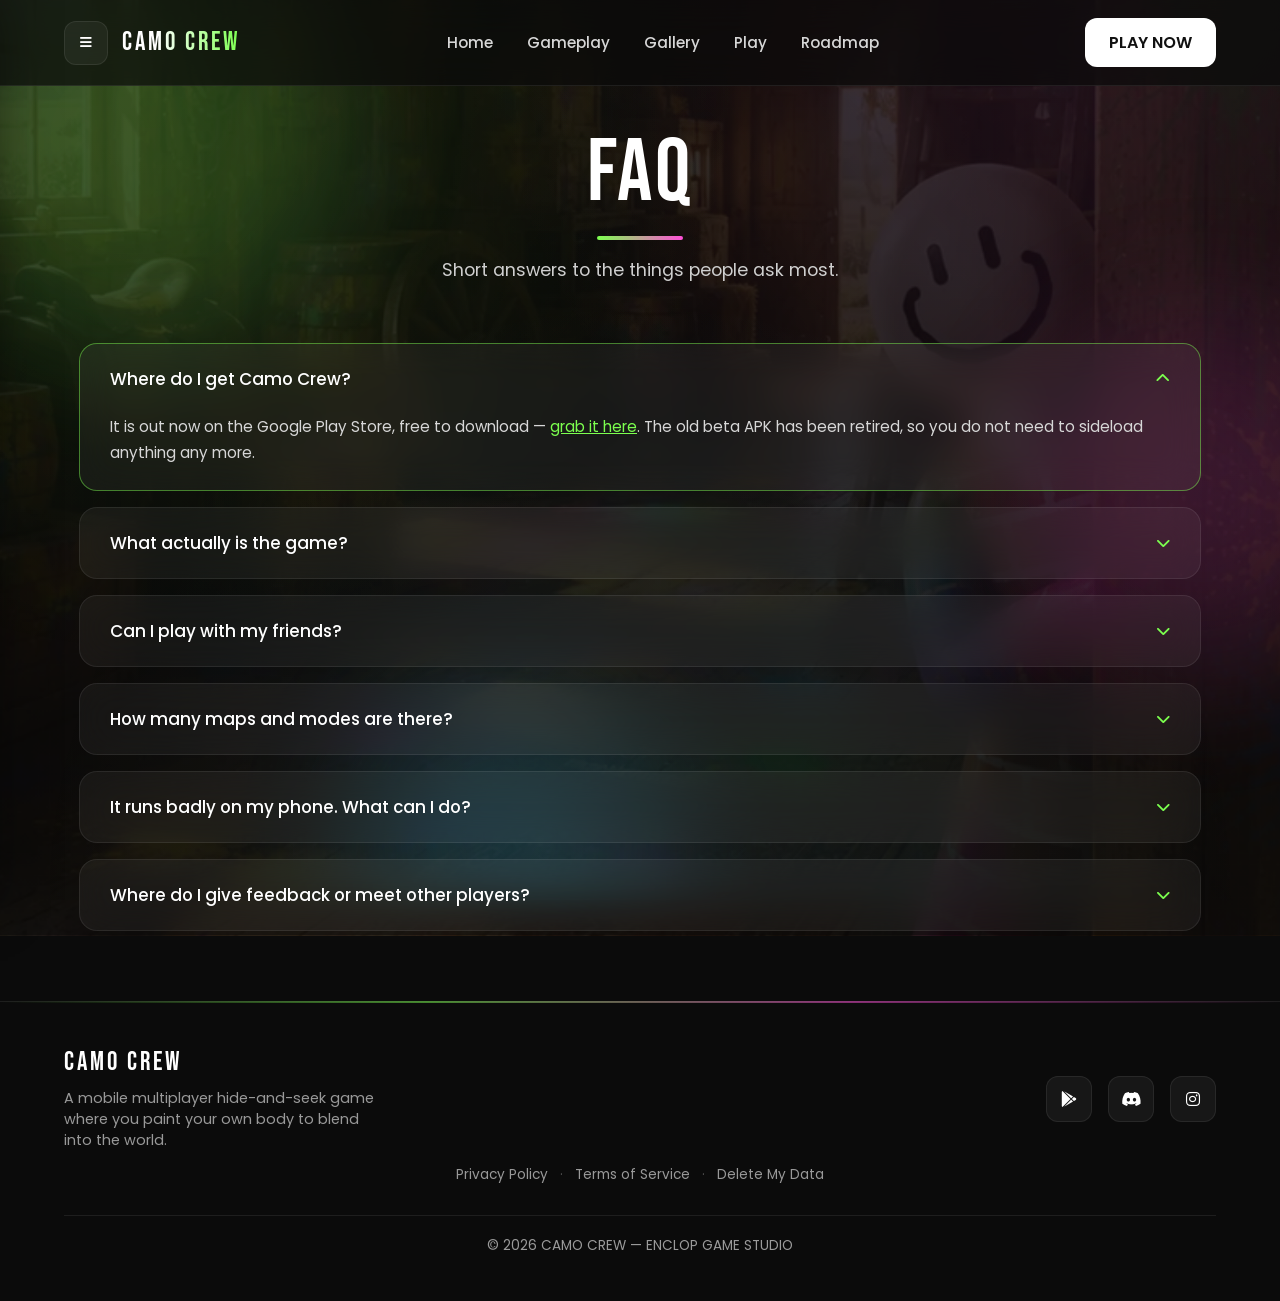
<file: client/public/camocrew/faq.html>
<!DOCTYPE html>
<html lang="en">
<head>
<meta charset="UTF-8">
<meta name="viewport" content="width=device-width, initial-scale=1.0, viewport-fit=cover">
<title>CAMO CREW | FAQ</title>

<meta name="description" content="Common questions about Camo Crew: how to download it, multiplayer, performance, game modes and maps.">
<meta name="theme-color" content="#0b0b0b">
<link rel="icon" href="assets/img/bg6.webp" type="image/webp">

<meta property="og:type" content="website">
<meta property="og:site_name" content="Camo Crew">
<meta property="og:title" content="CAMO CREW | FAQ">
<meta property="og:description" content="Common questions about Camo Crew: how to download it, multiplayer, performance, game modes and maps.">
<meta property="og:image" content="box1.jpg">
<meta name="twitter:card" content="summary_large_image">
<meta name="twitter:title" content="CAMO CREW | FAQ">
<meta name="twitter:description" content="Common questions about Camo Crew: how to download it, multiplayer, performance, game modes and maps.">

<link rel="preconnect" href="https://fonts.googleapis.com">
<link rel="preconnect" href="https://fonts.gstatic.com" crossorigin>
<link href="https://fonts.googleapis.com/css2?family=Bebas+Neue&family=Poppins:wght@300;400;500;600;700&display=swap" rel="stylesheet">
<link rel="stylesheet" href="https://cdnjs.cloudflare.com/ajax/libs/font-awesome/6.4.0/css/all.min.css">
<link rel="stylesheet" href="assets/style.css">

<style>body::before{background-image:linear-gradient(rgba(9,9,9,.84),rgba(9,9,9,.93)),url("assets/img/bg7.webp")}</style>
</head>
<body>

<!-- Loading Screen -->
<div id="loading-screen">
  <img src="assets/img/bg6.webp" alt="Camo Crew logo" width="140" height="303">
  <div class="logo-text" style="font-size:2rem">CAMO CREW</div>
  <div class="loader-line"><div class="loader-fill"></div></div>
  <p style="margin-top:15px;color:#aaa;font-size:.75rem;letter-spacing:2px">LOADING GAME WORLD...</p>
</div>

<!-- Navigation -->
<nav>
  <div class="nav-brand">
    <button class="menu-btn" id="menuToggle" type="button"><i class="fas fa-bars"></i></button>
    <span class="logo-text">CAMO CREW</span>
  </div>
  <ul class="nav-links">
    <li><a href="index.html">Home</a></li>
    <li><a href="gameplay.html">Gameplay</a></li>
    <li><a href="gallery.html">Gallery</a></li>
    <li><a href="beta.html">Play</a></li>
    <li><a href="roadmap.html">Roadmap</a></li>
  </ul>
  <a href="https://play.google.com/store/apps/details?id=com.enclop.crewcamo" class="btn-outline" target="_blank" rel="noopener">PLAY NOW</a>
</nav>

<!-- Sidebar -->
<div class="sidebar-overlay" id="sidebarOverlay"></div>
<aside class="sidebar" id="sidebar">
  <div class="sidebar-header">
    <span class="logo-text">MENU</span>
    <button class="sidebar-close" id="sidebarClose" type="button" aria-label="Close menu"><i class="fas fa-times"></i></button>
  </div>
  <ul class="sidebar-menu">
    <li><a href="index.html"><i class="fas fa-home"></i> Home</a></li>
    <li><a href="gameplay.html"><i class="fas fa-gamepad"></i> Gameplay</a></li>
    <li><a href="gallery.html"><i class="fas fa-images"></i> Gallery</a></li>
    <li><a href="beta.html"><i class="fas fa-rocket"></i> Play</a></li>
    <li><a href="roadmap.html"><i class="fas fa-map"></i> Roadmap</a></li>
    <li><a href="faq.html" class="active"><i class="fas fa-question-circle"></i> FAQ</a></li>
    <li><a href="bug-report.html"><i class="fas fa-bug"></i> Bug Report</a></li>
    <li><a href="changelog.html"><i class="fas fa-history"></i> Changelog</a></li>
    <li><a href="contact.html"><i class="fas fa-envelope"></i> Contact</a></li>
  </ul>
</aside>

<div class="container">

<section class="page-header">
  <h1>FAQ</h1>
  <p>Short answers to the things people ask most.</p>
</section>

<div class="faq-accordion">

  <div class="faq-item active" data-reveal>
    <button class="faq-question" type="button">
      <span>Where do I get Camo Crew?</span><i class="fas fa-chevron-down"></i>
    </button>
    <div class="faq-answer">
      It is out now on the Google Play Store, free to download —
      <a href="https://play.google.com/store/apps/details?id=com.enclop.crewcamo" target="_blank" rel="noopener" style="color:var(--accent)">grab it here</a>.
      The old beta APK has been retired, so you do not need to sideload anything any more.
    </div>
  </div>

  <div class="faq-item" data-reveal>
    <button class="faq-question" type="button">
      <span>What actually is the game?</span><i class="fas fa-chevron-down"></i>
    </button>
    <div class="faq-answer">
      Multiplayer hide and seek. Hiders literally paint their own character — brush, colours,
      eyedropper — to match the surface they are hiding against, then find a spot and hold still.
      Seekers play in first person and hunt them with paintballs.
    </div>
  </div>

  <div class="faq-item" data-reveal>
    <button class="faq-question" type="button">
      <span>Can I play with my friends?</span><i class="fas fa-chevron-down"></i>
    </button>
    <div class="faq-answer">
      Yes. Create a private room and share the code, or matchmake into a public game. There is
      in-game voice chat from the lobby onward, with per-player mute and volume.
    </div>
  </div>

  <div class="faq-item" data-reveal>
    <button class="faq-question" type="button">
      <span>How many maps and modes are there?</span><i class="fas fa-chevron-down"></i>
    </button>
    <div class="faq-answer">
      Five maps — Farm, Haunted House, Minecraft Village, Minecraft Garden and the Backrooms —
      and four modes: Classic, Hunt (caught hiders spectate the seekers), Infection (the tagged
      switch sides) and Reverse Chicken Race (memorise each hider before the round starts).
    </div>
  </div>

  <div class="faq-item" data-reveal>
    <button class="faq-question" type="button">
      <span>It runs badly on my phone. What can I do?</span><i class="fas fa-chevron-down"></i>
    </button>
    <div class="faq-answer">
      Open Settings in-game and drop the graphics quality to Low or Medium — the tiers exist
      specifically for budget devices. If it is still rough, send us your phone model on the
      <a href="bug-report.html" style="color:var(--accent)">bug report</a> page; that is exactly
      the information that gets it fixed.
    </div>
  </div>

  <div class="faq-item" data-reveal>
    <button class="faq-question" type="button">
      <span>Where do I give feedback or meet other players?</span><i class="fas fa-chevron-down"></i>
    </button>
    <div class="faq-answer">
      The <a href="https://discord.com/invite/6DfUdzdFw" target="_blank" rel="noopener" style="color:var(--accent)">Discord server</a>
      is the fastest way to reach the developer, and
      <a href="https://www.instagram.com/_enclop" target="_blank" rel="noopener" style="color:var(--accent)">@_enclop</a>
      on Instagram gets the updates and previews.
    </div>
  </div>

</div>

</div>

<!-- Footer -->
<footer>
  <div class="footer-content">
    <div>
      <span class="logo-text">CAMO CREW</span>
      <p style="color:#999;margin-top:10px;max-width:320px;font-size:.9rem">
        A mobile multiplayer hide-and-seek game where you paint your own body to blend into the world.
      </p>
    </div>
    <div class="socials">
      <a href="https://play.google.com/store/apps/details?id=com.enclop.crewcamo" target="_blank" rel="noopener" title="Google Play" aria-label="Google Play"><i class="fab fa-google-play"></i></a>
      <a href="https://discord.com/invite/6DfUdzdFw" target="_blank" rel="noopener" title="Discord" aria-label="Discord"><i class="fab fa-discord"></i></a>
      <a href="https://www.instagram.com/_enclop" target="_blank" rel="noopener" title="Instagram" aria-label="Instagram"><i class="fab fa-instagram"></i></a>
    </div>
  </div>
  <!-- The game is ad-funded and takes purchases, so its own site must reach the
       policy and the EULA. These are the URLs registered with Google Play. -->
  <div class="legal-links" style="text-align:center;margin-top:14px;font-size:.85rem">
    <a href="/camocrew/privacy" style="color:#999;text-decoration:none">Privacy Policy</a>
    <span style="color:#555;margin:0 8px">·</span>
    <a href="/camocrew/terms" style="color:#999;text-decoration:none">Terms of Service</a>
    <span style="color:#555;margin:0 8px">·</span>
    <a href="/camocrew/delete-my-data" style="color:#999;text-decoration:none">Delete My Data</a>
  </div>
  <div class="copyright">© 2026 CAMO CREW — ENCLOP GAME STUDIO</div>
</footer>

<script src="assets/app.js" defer></script>
</body>
</html>
</file>
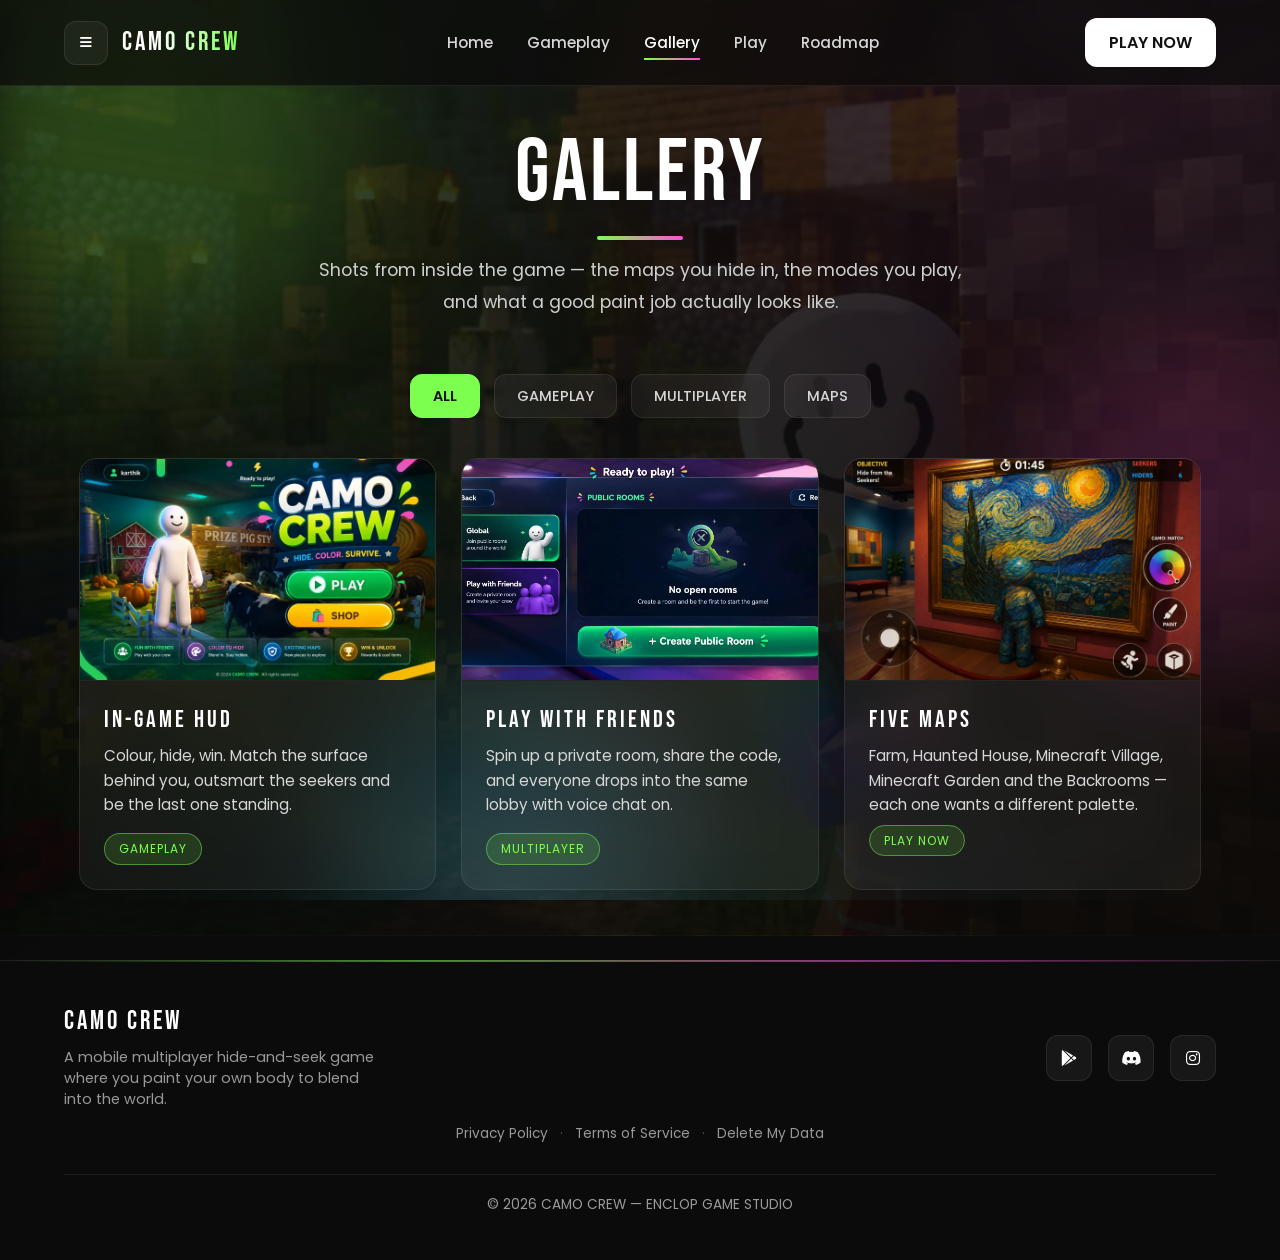
<file: client/public/camocrew/gallery.html>
<!DOCTYPE html>
<html lang="en">
<head>
<meta charset="UTF-8">
<meta name="viewport" content="width=device-width, initial-scale=1.0, viewport-fit=cover">
<title>CAMO CREW | Gallery</title>

<meta name="description" content="Screenshots and art from Camo Crew — maps, game modes and in-game paint.">
<meta name="theme-color" content="#0b0b0b">
<link rel="icon" href="assets/img/bg6.webp" type="image/webp">

<meta property="og:type" content="website">
<meta property="og:site_name" content="Camo Crew">
<meta property="og:title" content="CAMO CREW | Gallery">
<meta property="og:description" content="Screenshots and art from Camo Crew — maps, game modes and in-game paint.">
<meta property="og:image" content="box1.jpg">
<meta name="twitter:card" content="summary_large_image">
<meta name="twitter:title" content="CAMO CREW | Gallery">
<meta name="twitter:description" content="Screenshots and art from Camo Crew — maps, game modes and in-game paint.">

<link rel="preconnect" href="https://fonts.googleapis.com">
<link rel="preconnect" href="https://fonts.gstatic.com" crossorigin>
<link href="https://fonts.googleapis.com/css2?family=Bebas+Neue&family=Poppins:wght@300;400;500;600;700&display=swap" rel="stylesheet">
<link rel="stylesheet" href="https://cdnjs.cloudflare.com/ajax/libs/font-awesome/6.4.0/css/all.min.css">
<link rel="stylesheet" href="assets/style.css">

<style>body::before{background-image:linear-gradient(rgba(9,9,9,.84),rgba(9,9,9,.93)),url("assets/img/bg3.webp")}</style>
</head>
<body>

<!-- Loading Screen -->
<div id="loading-screen">
  <img src="assets/img/bg6.webp" alt="Camo Crew logo" width="140" height="303">
  <div class="logo-text" style="font-size:2rem">CAMO CREW</div>
  <div class="loader-line"><div class="loader-fill"></div></div>
  <p style="margin-top:15px;color:#aaa;font-size:.75rem;letter-spacing:2px">LOADING GAME WORLD...</p>
</div>

<!-- Navigation -->
<nav>
  <div class="nav-brand">
    <button class="menu-btn" id="menuToggle" type="button"><i class="fas fa-bars"></i></button>
    <span class="logo-text">CAMO CREW</span>
  </div>
  <ul class="nav-links">
    <li><a href="index.html">Home</a></li>
    <li><a href="gameplay.html">Gameplay</a></li>
    <li><a href="gallery.html" class="active">Gallery</a></li>
    <li><a href="beta.html">Play</a></li>
    <li><a href="roadmap.html">Roadmap</a></li>
  </ul>
  <a href="https://play.google.com/store/apps/details?id=com.enclop.crewcamo" class="btn-outline" target="_blank" rel="noopener">PLAY NOW</a>
</nav>

<!-- Sidebar -->
<div class="sidebar-overlay" id="sidebarOverlay"></div>
<aside class="sidebar" id="sidebar">
  <div class="sidebar-header">
    <span class="logo-text">MENU</span>
    <button class="sidebar-close" id="sidebarClose" type="button" aria-label="Close menu"><i class="fas fa-times"></i></button>
  </div>
  <ul class="sidebar-menu">
    <li><a href="index.html"><i class="fas fa-home"></i> Home</a></li>
    <li><a href="gameplay.html"><i class="fas fa-gamepad"></i> Gameplay</a></li>
    <li><a href="gallery.html" class="active"><i class="fas fa-images"></i> Gallery</a></li>
    <li><a href="beta.html"><i class="fas fa-rocket"></i> Play</a></li>
    <li><a href="roadmap.html"><i class="fas fa-map"></i> Roadmap</a></li>
    <li><a href="faq.html"><i class="fas fa-question-circle"></i> FAQ</a></li>
    <li><a href="bug-report.html"><i class="fas fa-bug"></i> Bug Report</a></li>
    <li><a href="changelog.html"><i class="fas fa-history"></i> Changelog</a></li>
    <li><a href="contact.html"><i class="fas fa-envelope"></i> Contact</a></li>
  </ul>
</aside>

<div class="container">

<section class="page-header">
  <h1>Gallery</h1>
  <p>Shots from inside the game — the maps you hide in, the modes you play, and what a good paint job actually looks like.</p>
</section>

<div class="filter-tabs" data-reveal>
  <button class="filter-btn active" type="button" data-filter="all">ALL</button>
  <button class="filter-btn" type="button" data-filter="gameplay">GAMEPLAY</button>
  <button class="filter-btn" type="button" data-filter="multiplayer">MULTIPLAYER</button>
  <button class="filter-btn" type="button" data-filter="maps">MAPS</button>
</div>

<div class="gallery-grid">

  <div class="gallery-item" data-cat="gameplay" data-reveal>
    <div class="gallery-img-box">
      <picture>
        <source srcset="assets/img/box1.webp" type="image/webp">
        <img src="box1.jpg" alt="Camo Crew in-game HUD" width="1536" height="1024" fetchpriority="high" decoding="async">
      </picture>
    </div>
    <div class="gallery-info">
      <h3>In-Game HUD</h3>
      <p>Colour, hide, win. Match the surface behind you, outsmart the seekers and be the last one standing.</p>
      <span class="gallery-tag">GAMEPLAY</span>
    </div>
  </div>

  <div class="gallery-item" data-cat="multiplayer" data-reveal>
    <div class="gallery-img-box">
      <picture>
        <source srcset="assets/img/box2.webp" type="image/webp">
        <img src="box2.jpg" alt="Playing Camo Crew with friends" width="1536" height="1024" loading="lazy" decoding="async">
      </picture>
    </div>
    <div class="gallery-info">
      <h3>Play With Friends</h3>
      <p>Spin up a private room, share the code, and everyone drops into the same lobby with voice chat on.</p>
      <span class="gallery-tag">MULTIPLAYER</span>
    </div>
  </div>

  <div class="gallery-item" data-cat="maps gameplay" data-reveal>
    <div class="gallery-img-box">
      <picture>
        <source srcset="assets/img/box3.webp" type="image/webp">
        <img src="box3.jpg" alt="A Camo Crew map" width="1536" height="1024" loading="lazy" decoding="async">
      </picture>
    </div>
    <div class="gallery-info">
      <h3>Five Maps</h3>
      <p>Farm, Haunted House, Minecraft Village, Minecraft Garden and the Backrooms — each one wants a different palette.</p>
      <a href="https://play.google.com/store/apps/details?id=com.enclop.crewcamo" target="_blank" rel="noopener" style="text-decoration:none">
        <span class="gallery-tag" style="cursor:pointer">PLAY NOW</span>
      </a>
    </div>
  </div>

</div>

</div>

<!-- Footer -->
<footer>
  <div class="footer-content">
    <div>
      <span class="logo-text">CAMO CREW</span>
      <p style="color:#999;margin-top:10px;max-width:320px;font-size:.9rem">
        A mobile multiplayer hide-and-seek game where you paint your own body to blend into the world.
      </p>
    </div>
    <div class="socials">
      <a href="https://play.google.com/store/apps/details?id=com.enclop.crewcamo" target="_blank" rel="noopener" title="Google Play" aria-label="Google Play"><i class="fab fa-google-play"></i></a>
      <a href="https://discord.com/invite/6DfUdzdFw" target="_blank" rel="noopener" title="Discord" aria-label="Discord"><i class="fab fa-discord"></i></a>
      <a href="https://www.instagram.com/_enclop" target="_blank" rel="noopener" title="Instagram" aria-label="Instagram"><i class="fab fa-instagram"></i></a>
    </div>
  </div>
  <!-- The game is ad-funded and takes purchases, so its own site must reach the
       policy and the EULA. These are the URLs registered with Google Play. -->
  <div class="legal-links" style="text-align:center;margin-top:14px;font-size:.85rem">
    <a href="/camocrew/privacy" style="color:#999;text-decoration:none">Privacy Policy</a>
    <span style="color:#555;margin:0 8px">·</span>
    <a href="/camocrew/terms" style="color:#999;text-decoration:none">Terms of Service</a>
    <span style="color:#555;margin:0 8px">·</span>
    <a href="/camocrew/delete-my-data" style="color:#999;text-decoration:none">Delete My Data</a>
  </div>
  <div class="copyright">© 2026 CAMO CREW — ENCLOP GAME STUDIO</div>
</footer>

<script src="assets/app.js" defer></script>
</body>
</html>
</file>
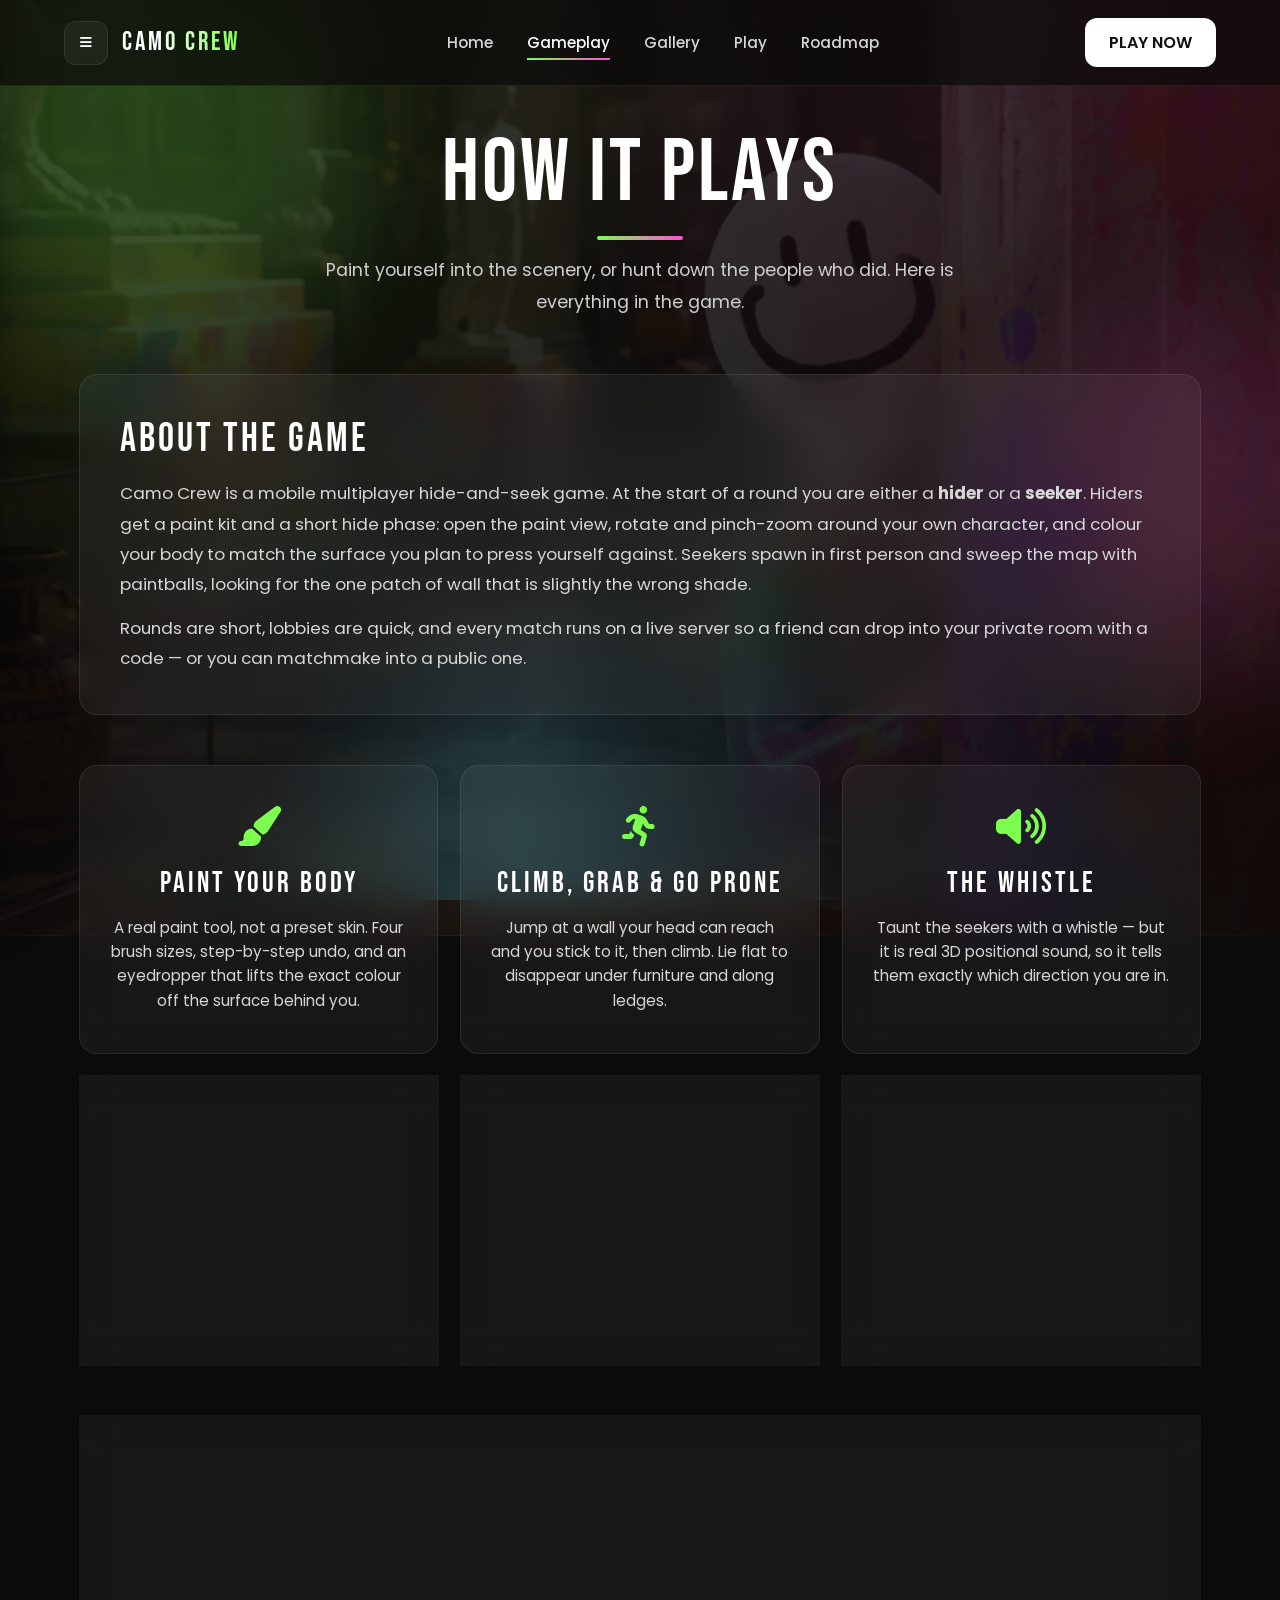
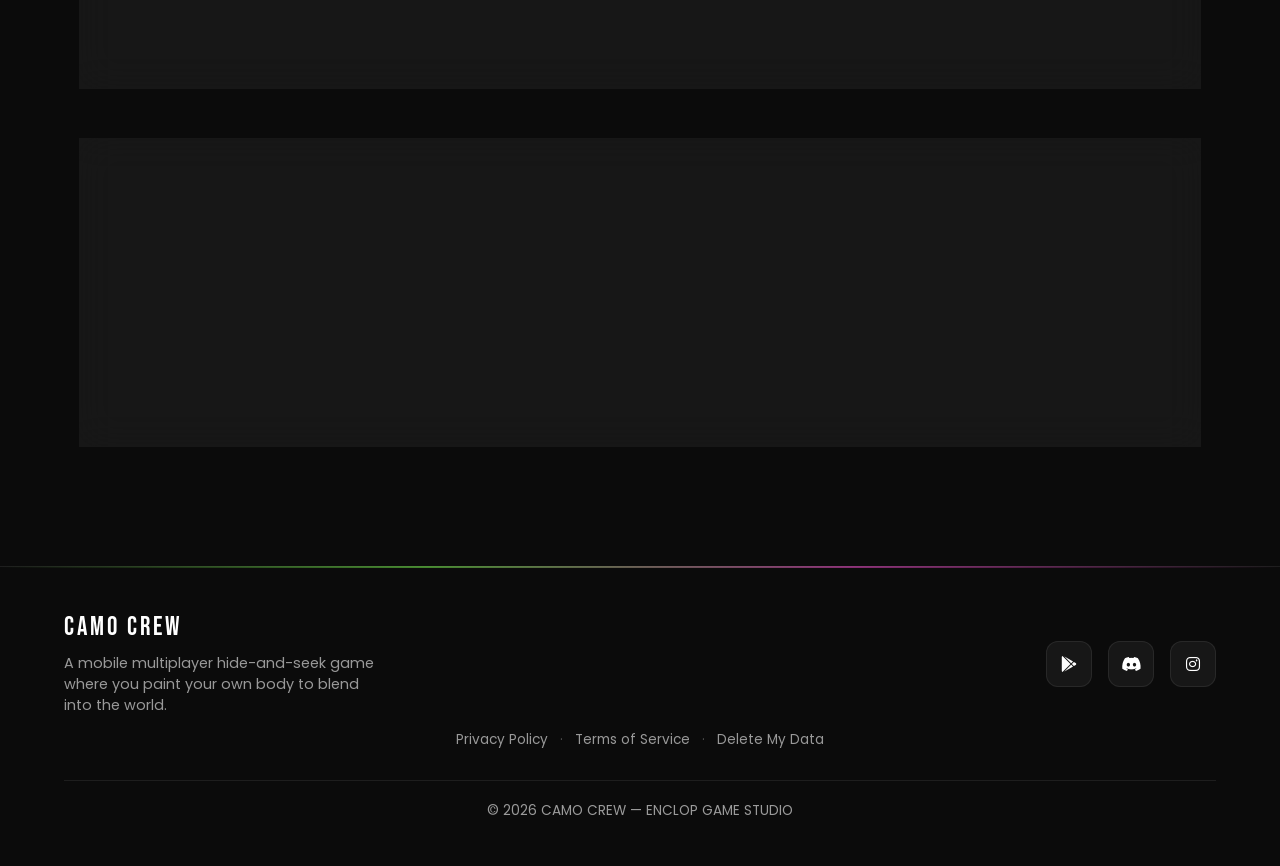
<file: client/public/camocrew/gameplay.html>
<!DOCTYPE html>
<html lang="en">
<head>
<meta charset="UTF-8">
<meta name="viewport" content="width=device-width, initial-scale=1.0, viewport-fit=cover">
<title>CAMO CREW | Gameplay</title>

<meta name="description" content="How Camo Crew plays: paint your body to blend in, four game modes, five maps, emotes, voice chat and the whistle.">
<meta name="theme-color" content="#0b0b0b">
<link rel="icon" href="assets/img/bg6.webp" type="image/webp">

<meta property="og:type" content="website">
<meta property="og:site_name" content="Camo Crew">
<meta property="og:title" content="CAMO CREW | Gameplay">
<meta property="og:description" content="How Camo Crew plays: paint your body to blend in, four game modes, five maps, emotes, voice chat and the whistle.">
<meta property="og:image" content="box1.jpg">
<meta name="twitter:card" content="summary_large_image">
<meta name="twitter:title" content="CAMO CREW | Gameplay">
<meta name="twitter:description" content="How Camo Crew plays: paint your body to blend in, four game modes, five maps, emotes, voice chat and the whistle.">

<link rel="preconnect" href="https://fonts.googleapis.com">
<link rel="preconnect" href="https://fonts.gstatic.com" crossorigin>
<link href="https://fonts.googleapis.com/css2?family=Bebas+Neue&family=Poppins:wght@300;400;500;600;700&display=swap" rel="stylesheet">
<link rel="stylesheet" href="https://cdnjs.cloudflare.com/ajax/libs/font-awesome/6.4.0/css/all.min.css">
<link rel="stylesheet" href="assets/style.css">

<style>body::before{background-image:linear-gradient(rgba(9,9,9,.84),rgba(9,9,9,.93)),url("assets/img/bg2.webp")}</style>
</head>
<body>

<!-- Loading Screen -->
<div id="loading-screen">
  <img src="assets/img/bg6.webp" alt="Camo Crew logo" width="140" height="303">
  <div class="logo-text" style="font-size:2rem">CAMO CREW</div>
  <div class="loader-line"><div class="loader-fill"></div></div>
  <p style="margin-top:15px;color:#aaa;font-size:.75rem;letter-spacing:2px">LOADING GAME WORLD...</p>
</div>

<!-- Navigation -->
<nav>
  <div class="nav-brand">
    <button class="menu-btn" id="menuToggle" type="button"><i class="fas fa-bars"></i></button>
    <span class="logo-text">CAMO CREW</span>
  </div>
  <ul class="nav-links">
    <li><a href="index.html">Home</a></li>
    <li><a href="gameplay.html" class="active">Gameplay</a></li>
    <li><a href="gallery.html">Gallery</a></li>
    <li><a href="beta.html">Play</a></li>
    <li><a href="roadmap.html">Roadmap</a></li>
  </ul>
  <a href="https://play.google.com/store/apps/details?id=com.enclop.crewcamo" class="btn-outline" target="_blank" rel="noopener">PLAY NOW</a>
</nav>

<!-- Sidebar -->
<div class="sidebar-overlay" id="sidebarOverlay"></div>
<aside class="sidebar" id="sidebar">
  <div class="sidebar-header">
    <span class="logo-text">MENU</span>
    <button class="sidebar-close" id="sidebarClose" type="button" aria-label="Close menu"><i class="fas fa-times"></i></button>
  </div>
  <ul class="sidebar-menu">
    <li><a href="index.html"><i class="fas fa-home"></i> Home</a></li>
    <li><a href="gameplay.html" class="active"><i class="fas fa-gamepad"></i> Gameplay</a></li>
    <li><a href="gallery.html"><i class="fas fa-images"></i> Gallery</a></li>
    <li><a href="beta.html"><i class="fas fa-rocket"></i> Play</a></li>
    <li><a href="roadmap.html"><i class="fas fa-map"></i> Roadmap</a></li>
    <li><a href="faq.html"><i class="fas fa-question-circle"></i> FAQ</a></li>
    <li><a href="bug-report.html"><i class="fas fa-bug"></i> Bug Report</a></li>
    <li><a href="changelog.html"><i class="fas fa-history"></i> Changelog</a></li>
    <li><a href="contact.html"><i class="fas fa-envelope"></i> Contact</a></li>
  </ul>
</aside>

<div class="container">

<section class="page-header">
  <h1>How It Plays</h1>
  <p>Paint yourself into the scenery, or hunt down the people who did. Here is everything in the game.</p>
</section>

<div class="mechanics-box" data-reveal>
  <h3>About The Game</h3>
  <p>
    Camo Crew is a mobile multiplayer hide-and-seek game. At the start of a round you are either a
    <strong>hider</strong> or a <strong>seeker</strong>. Hiders get a paint kit and a short hide phase:
    open the paint view, rotate and pinch-zoom around your own character, and colour your body to match
    the surface you plan to press yourself against. Seekers spawn in first person and sweep the map with
    paintballs, looking for the one patch of wall that is slightly the wrong shade.
  </p>
  <p>
    Rounds are short, lobbies are quick, and every match runs on a live server so a friend can drop into
    your private room with a code — or you can matchmake into a public one.
  </p>
</div>

<div class="features-grid">
  <div class="feature-card" data-reveal>
    <i class="fas fa-paintbrush"></i>
    <h3>Paint Your Body</h3>
    <p>A real paint tool, not a preset skin. Four brush sizes, step-by-step undo, and an eyedropper that lifts the exact colour off the surface behind you.</p>
  </div>
  <div class="feature-card" data-reveal>
    <i class="fas fa-person-running"></i>
    <h3>Climb, Grab &amp; Go Prone</h3>
    <p>Jump at a wall your head can reach and you stick to it, then climb. Lie flat to disappear under furniture and along ledges.</p>
  </div>
  <div class="feature-card" data-reveal>
    <i class="fas fa-volume-high"></i>
    <h3>The Whistle</h3>
    <p>Taunt the seekers with a whistle — but it is real 3D positional sound, so it tells them exactly which direction you are in.</p>
  </div>
  <div class="feature-card" data-reveal>
    <i class="fas fa-microphone"></i>
    <h3>Voice Chat</h3>
    <p>Talk to the room from the lobby onward, with per-player mute and volume. Coordinating out loud is half the fun — and half the risk.</p>
  </div>
  <div class="feature-card" data-reveal>
    <i class="fas fa-masks-theater"></i>
    <h3>Emotes &amp; Dances</h3>
    <p>Eleven emotes and six looping dances, unlockable with coins. Perfect for celebrating in front of a seeker who still cannot see you.</p>
  </div>
  <div class="feature-card" data-reveal>
    <i class="fas fa-user-ninja"></i>
    <h3>Characters &amp; Skins</h3>
    <p>Pick your hider body in the lobby, resize it to squeeze into tighter gaps, and kit your seeker out from the skins shop.</p>
  </div>
</div>

<div class="mechanics-box" data-reveal style="margin-top:50px">
  <h3>Four Game Modes</h3>
  <ul class="timeline-checklist" style="margin-top:6px">
    <li><i class="fas fa-eye-slash"></i> <span><strong>Classic</strong> — hide, blend, survive the clock.</span></li>
    <li><i class="fas fa-ghost"></i> <span><strong>Hunt</strong> — caught hiders become ghosts and spectate the seekers' point of view.</span></li>
    <li><i class="fas fa-viruses"></i> <span><strong>Infection</strong> — every hider tagged switches sides, so the hunt snowballs.</span></li>
    <li><i class="fas fa-brain"></i> <span><strong>Reverse Chicken Race</strong> — study each hider on a pedestal, then find them out in the map.</span></li>
  </ul>
</div>

<div class="mechanics-box" data-reveal>
  <h3>Five Maps</h3>
  <ul class="timeline-checklist" style="margin-top:6px">
    <li><i class="fas fa-wheat-awn"></i> <span><strong>Farm</strong> — barns, hay and open ground. Nowhere to be lazy.</span></li>
    <li><i class="fas fa-house-chimney-crack"></i> <span><strong>Haunted House</strong> — dark rooms, heavy furniture and long sightlines.</span></li>
    <li><i class="fas fa-cubes"></i> <span><strong>Minecraft Village</strong> — blocky buildings, flat colours, brutally good camouflage.</span></li>
    <li><i class="fas fa-seedling"></i> <span><strong>Minecraft Garden</strong> — greenery everywhere, if you get the shade right.</span></li>
    <li><i class="fas fa-door-open"></i> <span><strong>Backrooms</strong> — endless yellow corridors where every wall looks the same.</span></li>
  </ul>
</div>

</div>

<!-- Footer -->
<footer>
  <div class="footer-content">
    <div>
      <span class="logo-text">CAMO CREW</span>
      <p style="color:#999;margin-top:10px;max-width:320px;font-size:.9rem">
        A mobile multiplayer hide-and-seek game where you paint your own body to blend into the world.
      </p>
    </div>
    <div class="socials">
      <a href="https://play.google.com/store/apps/details?id=com.enclop.crewcamo" target="_blank" rel="noopener" title="Google Play" aria-label="Google Play"><i class="fab fa-google-play"></i></a>
      <a href="https://discord.com/invite/6DfUdzdFw" target="_blank" rel="noopener" title="Discord" aria-label="Discord"><i class="fab fa-discord"></i></a>
      <a href="https://www.instagram.com/_enclop" target="_blank" rel="noopener" title="Instagram" aria-label="Instagram"><i class="fab fa-instagram"></i></a>
    </div>
  </div>
  <!-- The game is ad-funded and takes purchases, so its own site must reach the
       policy and the EULA. These are the URLs registered with Google Play. -->
  <div class="legal-links" style="text-align:center;margin-top:14px;font-size:.85rem">
    <a href="/camocrew/privacy" style="color:#999;text-decoration:none">Privacy Policy</a>
    <span style="color:#555;margin:0 8px">·</span>
    <a href="/camocrew/terms" style="color:#999;text-decoration:none">Terms of Service</a>
    <span style="color:#555;margin:0 8px">·</span>
    <a href="/camocrew/delete-my-data" style="color:#999;text-decoration:none">Delete My Data</a>
  </div>
  <div class="copyright">© 2026 CAMO CREW — ENCLOP GAME STUDIO</div>
</footer>

<script src="assets/app.js" defer></script>
</body>
</html>
</file>
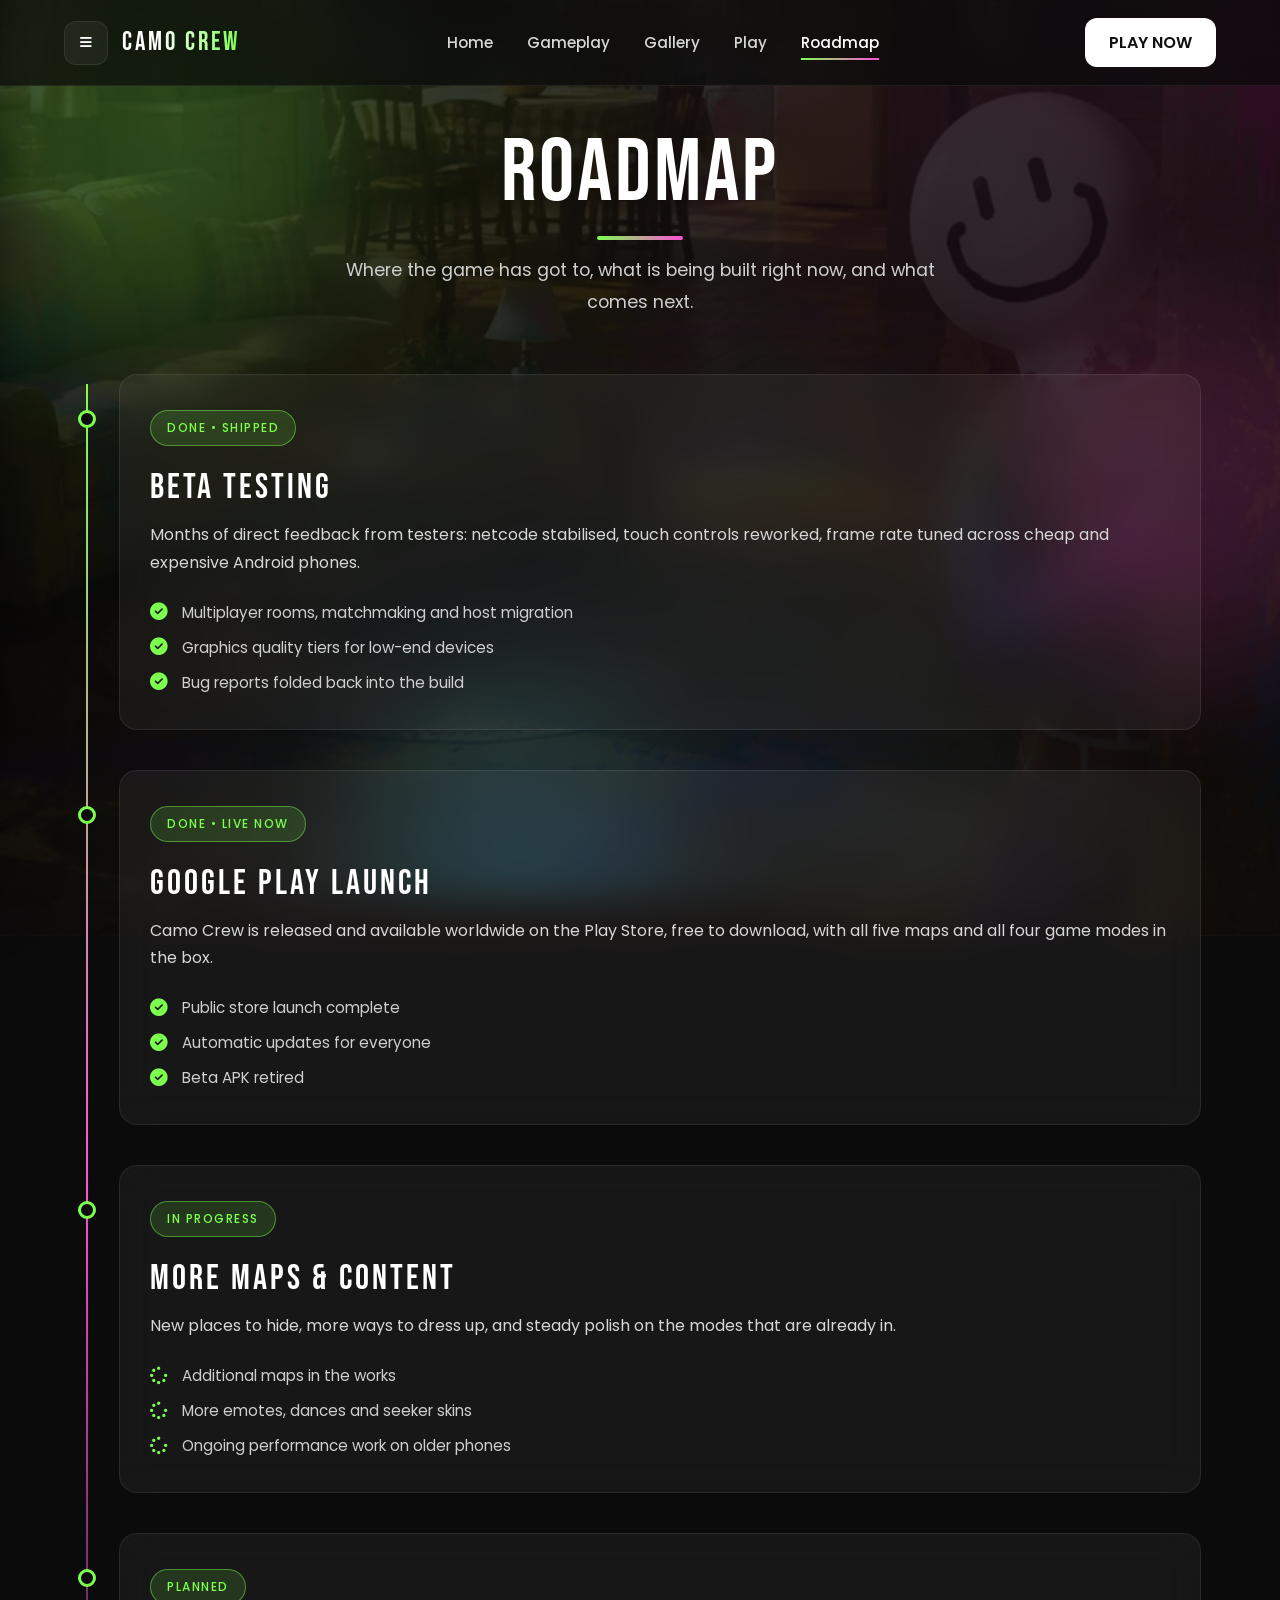
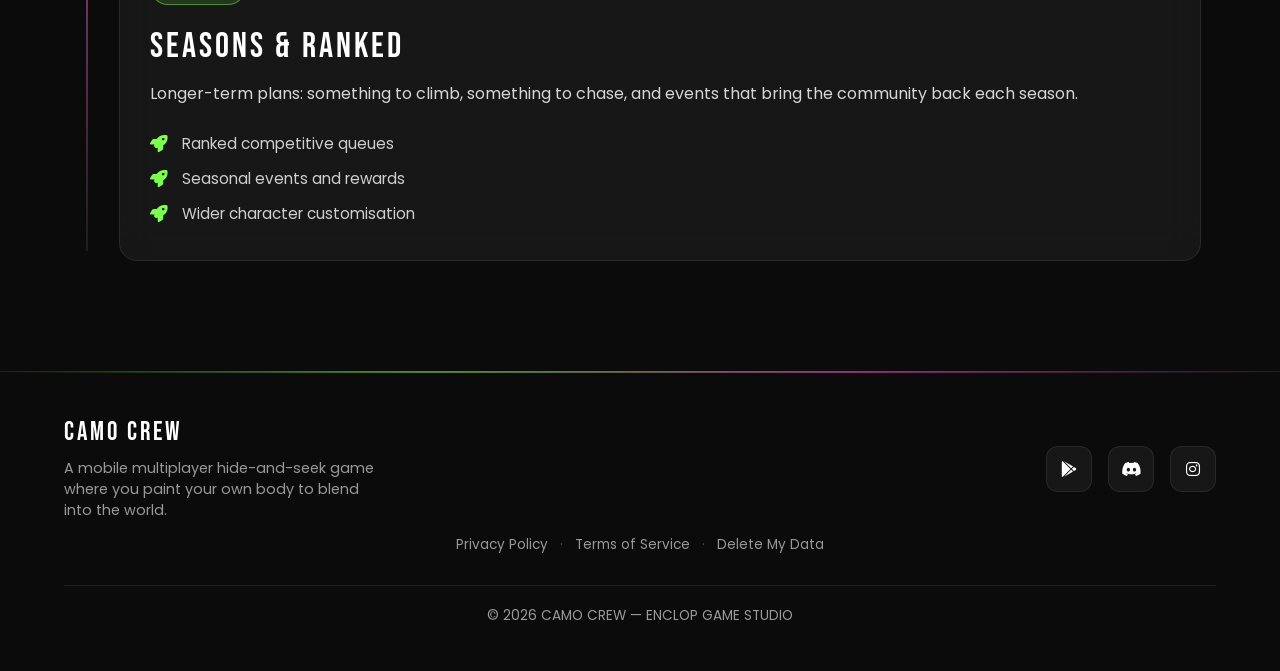
<file: client/public/camocrew/roadmap.html>
<!DOCTYPE html>
<html lang="en">
<head>
<meta charset="UTF-8">
<meta name="viewport" content="width=device-width, initial-scale=1.0, viewport-fit=cover">
<title>CAMO CREW | Roadmap</title>

<meta name="description" content="What shipped in Camo Crew, what is being worked on now, and what is coming after launch.">
<meta name="theme-color" content="#0b0b0b">
<link rel="icon" href="assets/img/bg6.webp" type="image/webp">

<meta property="og:type" content="website">
<meta property="og:site_name" content="Camo Crew">
<meta property="og:title" content="CAMO CREW | Roadmap">
<meta property="og:description" content="What shipped in Camo Crew, what is being worked on now, and what is coming after launch.">
<meta property="og:image" content="box1.jpg">
<meta name="twitter:card" content="summary_large_image">
<meta name="twitter:title" content="CAMO CREW | Roadmap">
<meta name="twitter:description" content="What shipped in Camo Crew, what is being worked on now, and what is coming after launch.">

<link rel="preconnect" href="https://fonts.googleapis.com">
<link rel="preconnect" href="https://fonts.gstatic.com" crossorigin>
<link href="https://fonts.googleapis.com/css2?family=Bebas+Neue&family=Poppins:wght@300;400;500;600;700&display=swap" rel="stylesheet">
<link rel="stylesheet" href="https://cdnjs.cloudflare.com/ajax/libs/font-awesome/6.4.0/css/all.min.css">
<link rel="stylesheet" href="assets/style.css">

<style>body::before{background-image:linear-gradient(rgba(9,9,9,.84),rgba(9,9,9,.93)),url("assets/img/bg5.webp")}</style>
</head>
<body>

<!-- Loading Screen -->
<div id="loading-screen">
  <img src="assets/img/bg6.webp" alt="Camo Crew logo" width="140" height="303">
  <div class="logo-text" style="font-size:2rem">CAMO CREW</div>
  <div class="loader-line"><div class="loader-fill"></div></div>
  <p style="margin-top:15px;color:#aaa;font-size:.75rem;letter-spacing:2px">LOADING GAME WORLD...</p>
</div>

<!-- Navigation -->
<nav>
  <div class="nav-brand">
    <button class="menu-btn" id="menuToggle" type="button"><i class="fas fa-bars"></i></button>
    <span class="logo-text">CAMO CREW</span>
  </div>
  <ul class="nav-links">
    <li><a href="index.html">Home</a></li>
    <li><a href="gameplay.html">Gameplay</a></li>
    <li><a href="gallery.html">Gallery</a></li>
    <li><a href="beta.html">Play</a></li>
    <li><a href="roadmap.html" class="active">Roadmap</a></li>
  </ul>
  <a href="https://play.google.com/store/apps/details?id=com.enclop.crewcamo" class="btn-outline" target="_blank" rel="noopener">PLAY NOW</a>
</nav>

<!-- Sidebar -->
<div class="sidebar-overlay" id="sidebarOverlay"></div>
<aside class="sidebar" id="sidebar">
  <div class="sidebar-header">
    <span class="logo-text">MENU</span>
    <button class="sidebar-close" id="sidebarClose" type="button" aria-label="Close menu"><i class="fas fa-times"></i></button>
  </div>
  <ul class="sidebar-menu">
    <li><a href="index.html"><i class="fas fa-home"></i> Home</a></li>
    <li><a href="gameplay.html"><i class="fas fa-gamepad"></i> Gameplay</a></li>
    <li><a href="gallery.html"><i class="fas fa-images"></i> Gallery</a></li>
    <li><a href="beta.html"><i class="fas fa-rocket"></i> Play</a></li>
    <li><a href="roadmap.html" class="active"><i class="fas fa-map"></i> Roadmap</a></li>
    <li><a href="faq.html"><i class="fas fa-question-circle"></i> FAQ</a></li>
    <li><a href="bug-report.html"><i class="fas fa-bug"></i> Bug Report</a></li>
    <li><a href="changelog.html"><i class="fas fa-history"></i> Changelog</a></li>
    <li><a href="contact.html"><i class="fas fa-envelope"></i> Contact</a></li>
  </ul>
</aside>

<div class="container">

<section class="page-header">
  <h1>Roadmap</h1>
  <p>Where the game has got to, what is being built right now, and what comes next.</p>
</section>

<div class="timeline">

  <div class="timeline-item" data-reveal>
    <div class="timeline-dot"></div>
    <span class="phase-tag">DONE • SHIPPED</span>
    <h3>Beta Testing</h3>
    <p>Months of direct feedback from testers: netcode stabilised, touch controls reworked, frame rate tuned across cheap and expensive Android phones.</p>
    <ul class="timeline-checklist">
      <li><i class="fas fa-check-circle"></i> Multiplayer rooms, matchmaking and host migration</li>
      <li><i class="fas fa-check-circle"></i> Graphics quality tiers for low-end devices</li>
      <li><i class="fas fa-check-circle"></i> Bug reports folded back into the build</li>
    </ul>
  </div>

  <div class="timeline-item" data-reveal>
    <div class="timeline-dot"></div>
    <span class="phase-tag">DONE • LIVE NOW</span>
    <h3>Google Play Launch</h3>
    <p>Camo Crew is released and available worldwide on the Play Store, free to download, with all five maps and all four game modes in the box.</p>
    <ul class="timeline-checklist">
      <li><i class="fas fa-check-circle"></i> Public store launch complete</li>
      <li><i class="fas fa-check-circle"></i> Automatic updates for everyone</li>
      <li><i class="fas fa-check-circle"></i> Beta APK retired</li>
    </ul>
  </div>

  <div class="timeline-item" data-reveal>
    <div class="timeline-dot"></div>
    <span class="phase-tag">IN PROGRESS</span>
    <h3>More Maps &amp; Content</h3>
    <p>New places to hide, more ways to dress up, and steady polish on the modes that are already in.</p>
    <ul class="timeline-checklist">
      <li><i class="fas fa-spinner fa-spin"></i> Additional maps in the works</li>
      <li><i class="fas fa-spinner fa-spin"></i> More emotes, dances and seeker skins</li>
      <li><i class="fas fa-spinner fa-spin"></i> Ongoing performance work on older phones</li>
    </ul>
  </div>

  <div class="timeline-item" data-reveal>
    <div class="timeline-dot"></div>
    <span class="phase-tag">PLANNED</span>
    <h3>Seasons &amp; Ranked</h3>
    <p>Longer-term plans: something to climb, something to chase, and events that bring the community back each season.</p>
    <ul class="timeline-checklist">
      <li><i class="fas fa-rocket"></i> Ranked competitive queues</li>
      <li><i class="fas fa-rocket"></i> Seasonal events and rewards</li>
      <li><i class="fas fa-rocket"></i> Wider character customisation</li>
    </ul>
  </div>

</div>

</div>

<!-- Footer -->
<footer>
  <div class="footer-content">
    <div>
      <span class="logo-text">CAMO CREW</span>
      <p style="color:#999;margin-top:10px;max-width:320px;font-size:.9rem">
        A mobile multiplayer hide-and-seek game where you paint your own body to blend into the world.
      </p>
    </div>
    <div class="socials">
      <a href="https://play.google.com/store/apps/details?id=com.enclop.crewcamo" target="_blank" rel="noopener" title="Google Play" aria-label="Google Play"><i class="fab fa-google-play"></i></a>
      <a href="https://discord.com/invite/6DfUdzdFw" target="_blank" rel="noopener" title="Discord" aria-label="Discord"><i class="fab fa-discord"></i></a>
      <a href="https://www.instagram.com/_enclop" target="_blank" rel="noopener" title="Instagram" aria-label="Instagram"><i class="fab fa-instagram"></i></a>
    </div>
  </div>
  <!-- The game is ad-funded and takes purchases, so its own site must reach the
       policy and the EULA. These are the URLs registered with Google Play. -->
  <div class="legal-links" style="text-align:center;margin-top:14px;font-size:.85rem">
    <a href="/camocrew/privacy" style="color:#999;text-decoration:none">Privacy Policy</a>
    <span style="color:#555;margin:0 8px">·</span>
    <a href="/camocrew/terms" style="color:#999;text-decoration:none">Terms of Service</a>
    <span style="color:#555;margin:0 8px">·</span>
    <a href="/camocrew/delete-my-data" style="color:#999;text-decoration:none">Delete My Data</a>
  </div>
  <div class="copyright">© 2026 CAMO CREW — ENCLOP GAME STUDIO</div>
</footer>

<script src="assets/app.js" defer></script>
</body>
</html>
</file>
<file: client/public/camocrew/assets/style.css>
/* =========================================================
   CAMO CREW — shared stylesheet
   One file for all pages. Edit here, every page updates.
========================================================= */

:root{
  --bg:#0b0b0b;
  --bg2:#171717;
  --card:rgba(255,255,255,.05);
  --card-hover:rgba(255,255,255,.08);
  --border:rgba(255,255,255,.08);
  --border-hi:rgba(255,255,255,.20);
  --white:#ffffff;
  --text:#d7d7d7;
  --muted:#9b9b9b;
  --radius:18px;

  /* paint accents */
  --accent:#7cff4f;          /* camo lime */
  --accent-2:#ff4fd8;        /* splash magenta */
  --accent-3:#4fd8ff;        /* splash cyan */
  --accent-soft:rgba(124,255,79,.14);
  --accent-line:rgba(124,255,79,.45);

  --ease:cubic-bezier(.22,.61,.36,1);
  --nav-h:82px;
}

*{margin:0;padding:0;box-sizing:border-box}

html{scroll-behavior:smooth;-webkit-text-size-adjust:100%;overflow-x:hidden}

body{
  font-family:'Poppins',sans-serif;
  background:var(--bg);
  color:#fff;
  min-height:100vh;
  min-height:100dvh;
  position:relative;
  display:flex;
  flex-direction:column;
}

img{max-width:100%;display:block}

::selection{background:var(--accent);color:#0b0b0b}

/* =========================================
   BACKGROUND
========================================= */
body::before{
  content:"";
  position:fixed;
  inset:-4%;
  background-image:linear-gradient(rgba(9,9,9,.84), rgba(9,9,9,.93)), url("img/bg1.webp");
  background-size:cover;
  background-position:center;
  background-repeat:no-repeat;
  z-index:-2;
  animation:kenburns 44s ease-in-out infinite alternate;
  will-change:transform;
}

body::after{
  content:"";
  position:fixed;
  inset:0;
  background:
    radial-gradient(circle at 12% 8%, rgba(124,255,79,.10), transparent 42%),
    radial-gradient(circle at 88% 0%, rgba(255,79,216,.09), transparent 45%),
    radial-gradient(circle at 50% 100%, rgba(79,216,255,.07), transparent 55%);
  z-index:-1;
  pointer-events:none;
}

/* floating paint blobs (added by app.js) */
.paint-blobs{position:fixed;inset:0;z-index:-1;overflow:hidden;pointer-events:none}
.paint-blobs span{
  position:absolute;
  border-radius:50%;
  filter:blur(70px);
  opacity:.16;
  will-change:transform;
}
.paint-blobs span:nth-child(1){width:420px;height:420px;background:var(--accent);top:-8%;left:-6%;animation:drift1 26s ease-in-out infinite alternate}
.paint-blobs span:nth-child(2){width:360px;height:360px;background:var(--accent-2);top:35%;right:-8%;animation:drift2 32s ease-in-out infinite alternate}
.paint-blobs span:nth-child(3){width:300px;height:300px;background:var(--accent-3);bottom:-10%;left:28%;animation:drift3 29s ease-in-out infinite alternate}

/* =========================================
   TYPOGRAPHY
========================================= */
h1,h2,h3,.logo-text{
  font-family:'Bebas Neue',sans-serif;
  letter-spacing:3px;
  font-weight:400;
  text-transform:uppercase;
}

/* =========================================
   ANIMATIONS
========================================= */
@keyframes fadeUp{
  0%{opacity:0;transform:translateY(35px)}
  100%{opacity:1;transform:translateY(0)}
}
@keyframes floating{
  0%,100%{transform:translateY(0)}
  50%{transform:translateY(-6px)}
}
@keyframes loading{
  0%{transform:translateX(-120%)}
  100%{transform:translateX(350%)}
}
@keyframes pulseDot{
  0%,100%{opacity:1;transform:scale(1)}
  50%{opacity:.35;transform:scale(.75)}
}
@keyframes kenburns{
  0%{transform:scale(1) translate3d(0,0,0)}
  100%{transform:scale(1.09) translate3d(-1.5%,-1%,0)}
}
@keyframes drift1{0%{transform:translate3d(0,0,0)}100%{transform:translate3d(16vw,12vh,0)}}
@keyframes drift2{0%{transform:translate3d(0,0,0)}100%{transform:translate3d(-14vw,-10vh,0)}}
@keyframes drift3{0%{transform:translate3d(0,0,0)}100%{transform:translate3d(10vw,-14vh,0)}}
@keyframes sheen{
  0%{transform:translateX(-120%) skewX(-18deg)}
  100%{transform:translateX(320%) skewX(-18deg)}
}

/* scroll reveal */
[data-reveal]{
  opacity:0;
  transform:translateY(28px);
  transition:opacity .7s var(--ease), transform .7s var(--ease);
  transition-delay:calc(var(--i,0) * 90ms);
}
[data-reveal].is-visible{opacity:1;transform:none}

/* =========================================
   SCROLLBAR
========================================= */
::-webkit-scrollbar{width:7px}
::-webkit-scrollbar-track{background:#111}
::-webkit-scrollbar-thumb{background:#4b4b4b;border-radius:20px}
::-webkit-scrollbar-thumb:hover{background:var(--accent)}

/* =========================================
   LOADING SCREEN
========================================= */
#loading-screen{
  position:fixed;
  inset:0;
  background:#000;
  display:flex;
  flex-direction:column;
  justify-content:center;
  align-items:center;
  text-align:center;
  z-index:999999;
  transition:opacity .7s ease, visibility .7s ease;
}
#loading-screen.fade-out{opacity:0;visibility:hidden;pointer-events:none}
#loading-screen img{max-width:140px;margin-bottom:16px;animation:floating 3s ease-in-out infinite}
.loader-line{
  width:220px;height:4px;background:#1f1f1f;border-radius:30px;
  overflow:hidden;margin-top:18px;
}
.loader-fill{
  width:40%;height:100%;
  background:linear-gradient(90deg,var(--accent),var(--accent-2));
  animation:loading 1.2s infinite linear;
}

/* =========================================
   NAVIGATION BAR
========================================= */
nav{
  position:fixed;
  top:0;left:0;
  width:100%;
  padding:18px 5%;
  display:flex;
  justify-content:space-between;
  align-items:center;
  gap:16px;
  background:rgba(10,10,10,.70);
  backdrop-filter:blur(18px);
  -webkit-backdrop-filter:blur(18px);
  border-bottom:1px solid var(--border);
  z-index:1000;
  animation:fadeUp .6s ease;
  transition:padding .3s var(--ease), background .3s var(--ease), box-shadow .3s var(--ease);
}
nav.scrolled{
  padding:11px 5%;
  background:rgba(8,8,8,.88);
  box-shadow:0 10px 30px rgba(0,0,0,.45);
}

.nav-brand{display:flex;align-items:center;gap:14px}

.logo-text{font-size:1.6rem;color:#fff}
.nav-brand .logo-text{
  background:linear-gradient(90deg,#fff 30%,var(--accent));
  -webkit-background-clip:text;
  background-clip:text;
  -webkit-text-fill-color:transparent;
}

.menu-btn{
  width:44px;height:44px;
  border:1px solid var(--border);
  border-radius:12px;
  background:rgba(255,255,255,.05);
  color:#fff;cursor:pointer;
  transition:.3s var(--ease);
  flex-shrink:0;
}
.menu-btn:hover{background:var(--accent);color:#111;border-color:var(--accent);transform:scale(1.06)}

.nav-links{display:flex;list-style:none;gap:34px}
.nav-links li{list-style:none}
.nav-links a{
  color:var(--text);
  text-decoration:none;
  font-size:.95rem;
  font-weight:500;
  position:relative;
  transition:.3s;
}
.nav-links a::after{
  content:"";position:absolute;left:0;bottom:-7px;
  width:0;height:2px;
  background:linear-gradient(90deg,var(--accent),var(--accent-2));
  transition:.3s var(--ease);
}
.nav-links a:hover,.nav-links a.active{color:#fff}
.nav-links a:hover::after,.nav-links a.active::after{width:100%}

.btn-outline{
  padding:12px 24px;
  border-radius:12px;
  background:#fff;
  color:#111;
  text-decoration:none;
  font-weight:600;
  white-space:nowrap;
  transition:.3s var(--ease);
}
.btn-outline:hover{
  transform:translateY(-3px);
  background:var(--accent);
  box-shadow:0 10px 24px rgba(124,255,79,.28);
}

/* =========================================
   SIDEBAR
========================================= */
.sidebar{
  position:fixed;
  top:0;left:-320px;
  width:290px;
  max-width:86vw;
  height:100vh;height:100dvh;
  background:rgba(15,15,15,.97);
  backdrop-filter:blur(24px);
  -webkit-backdrop-filter:blur(24px);
  border-right:1px solid var(--border);
  padding:28px 20px;
  transition:left .35s var(--ease);
  z-index:2000;
  display:flex;
  flex-direction:column;
  overflow-y:auto;
  box-shadow:20px 0 50px rgba(0,0,0,.5);
}
.sidebar.open{left:0}

.sidebar-overlay{
  position:fixed;inset:0;
  background:rgba(0,0,0,.55);
  backdrop-filter:blur(4px);
  opacity:0;visibility:hidden;
  transition:.35s;
  z-index:1500;
}
.sidebar-overlay.open{opacity:1;visibility:visible}

.sidebar-header{
  display:flex;justify-content:space-between;align-items:center;
  padding-bottom:18px;margin-bottom:25px;
  border-bottom:1px solid var(--border);
}
.sidebar-close{
  background:none;border:none;color:#fff;
  font-size:1.2rem;cursor:pointer;
  width:44px;height:44px;
  transition:.3s var(--ease);
}
.sidebar-close:hover{transform:rotate(90deg);color:var(--accent)}

.sidebar-menu{
  list-style:none;display:flex;flex-direction:column;
  gap:8px;margin-top:10px;
}
.sidebar-menu li{width:100%}
.sidebar-menu a{
  display:flex;align-items:center;gap:14px;
  min-height:46px;
  padding:12px 16px;
  text-decoration:none;color:var(--text);
  border-radius:12px;
  transition:.3s var(--ease);
  font-size:.95rem;font-weight:500;
}
.sidebar-menu a i{width:22px;text-align:center}
.sidebar-menu a:hover{
  background:var(--accent-soft);
  color:#fff;transform:translateX(8px);
}
.sidebar-menu a:hover i{color:var(--accent)}
.sidebar-menu a.active{background:var(--accent);color:#111;font-weight:600}
.sidebar-menu a.active i{color:#111}

/* =========================================
   MAIN CONTAINER
========================================= */
.container{
  max-width:1250px;
  width:100%;
  margin:auto;
  padding:130px 5% 70px;
  position:relative;
  z-index:2;
  flex:1;
}

/* =========================================
   PAGE HEADER (inner pages)
========================================= */
.page-header{
  text-align:center;
  margin-bottom:56px;
  animation:fadeUp .8s ease;
}
.page-header h1{
  font-size:clamp(2.6rem,8vw,5.5rem);
  color:#fff;
  margin-bottom:15px;
  line-height:1;
}
.page-header h1::after{
  content:"";
  display:block;
  width:86px;height:4px;
  margin:18px auto 0;
  border-radius:4px;
  background:linear-gradient(90deg,var(--accent),var(--accent-2));
}
.page-header p{
  color:#cfcfcf;
  font-size:clamp(.98rem,2.4vw,1.1rem);
  max-width:650px;
  margin:auto;
  line-height:1.8;
}

/* =========================================
   SHARED CARD LOOK
========================================= */
.card-surface,
.stat-card,.feature-card,.gallery-item,.mechanics-box,
.timeline-item,.faq-item,.changelog-card,.beta-card,
.report-card,.contact-info-card,.contact-form-card{
  background:var(--card);
  border:1px solid var(--border);
  border-radius:var(--radius);
  backdrop-filter:blur(18px);
  -webkit-backdrop-filter:blur(18px);
  position:relative;
  transition:transform .35s var(--ease), background .35s var(--ease), border-color .35s var(--ease), box-shadow .35s var(--ease);
}

.stat-card:hover,.feature-card:hover,.gallery-item:hover,
.timeline-item:hover,.changelog-card:hover,.contact-info-card:hover{
  transform:translateY(-8px);
  background:var(--card-hover);
  border-color:var(--accent-line);
  box-shadow:0 18px 40px rgba(0,0,0,.45), 0 0 0 1px rgba(124,255,79,.06);
}

/* sheen sweep on hover */
.stat-card,.feature-card,.gallery-item{overflow:hidden}
.stat-card::after,.feature-card::after,.gallery-item::after{
  content:"";
  position:absolute;top:0;left:0;
  width:45%;height:100%;
  background:linear-gradient(90deg,transparent,rgba(255,255,255,.10),transparent);
  transform:translateX(-120%) skewX(-18deg);
  pointer-events:none;
}
.stat-card:hover::after,.feature-card:hover::after,.gallery-item:hover::after{
  animation:sheen .9s var(--ease);
}

/* =========================================
   HERO (home)
========================================= */
.hero{
  min-height:80vh;
  min-height:80dvh;
  display:flex;
  flex-direction:column;
  justify-content:center;
  align-items:flex-start;
  max-width:760px;
}
.hero > *{animation:fadeUp .9s var(--ease) both}
.hero-badge{animation-delay:.05s}
.hero h1{animation-delay:.15s}
.hero p{animation-delay:.28s}
.hero-actions{animation-delay:.4s}

.hero-badge{
  display:inline-flex;align-items:center;gap:10px;
  padding:10px 18px;
  background:var(--accent-soft);
  border:1px solid var(--accent-line);
  border-radius:50px;
  font-size:.8rem;letter-spacing:2px;
  color:#e6ffe0;
  margin-bottom:28px;
}
.hero-badge::before{
  content:"";width:8px;height:8px;border-radius:50%;
  background:var(--accent);
  box-shadow:0 0 12px var(--accent);
  animation:pulseDot 1.6s infinite;
}

.hero h1{
  font-size:clamp(3rem,10vw,7rem);
  line-height:.92;
  margin-bottom:24px;
  color:#fff;
}
.hero h1 span{
  background:linear-gradient(100deg,var(--accent),var(--accent-3) 55%,var(--accent-2));
  -webkit-background-clip:text;background-clip:text;
  -webkit-text-fill-color:transparent;
}
.hero p{
  font-size:clamp(1rem,2.6vw,1.1rem);
  line-height:1.9;
  color:#cfcfcf;
  max-width:620px;
  margin-bottom:40px;
}
.hero-actions{display:flex;gap:18px;flex-wrap:wrap;align-items:center}

/* =========================================
   BUTTONS
========================================= */
.btn-primary,.btn-download{
  display:inline-flex;align-items:center;justify-content:center;gap:12px;
  padding:16px 34px;
  background:linear-gradient(100deg,var(--accent),#b9ff8a);
  color:#0b0b0b;
  text-decoration:none;
  font-family:'Poppins',sans-serif;
  font-weight:700;
  font-size:1rem;
  border:none;
  border-radius:14px;
  cursor:pointer;
  transition:.35s var(--ease);
  box-shadow:0 12px 28px rgba(124,255,79,.22);
}
.btn-primary:hover,.btn-download:hover{
  transform:translateY(-4px);
  box-shadow:0 18px 38px rgba(124,255,79,.34);
  filter:brightness(1.06);
}

.playstore-badge,.playstore-badge-box{
  display:inline-flex;align-items:center;gap:15px;
  padding:15px 24px;
  background:rgba(255,255,255,.05);
  border:1px solid var(--border);
  border-radius:14px;
  backdrop-filter:blur(16px);
  transition:.35s var(--ease);
}
.playstore-badge:hover,.playstore-badge-box:hover{
  transform:translateY(-4px);
  background:var(--card-hover);
  border-color:var(--accent-line);
}
.playstore-badge i,.playstore-badge-box i{font-size:2rem;color:#fff}
.playstore-text,.playstore-text-box{display:flex;flex-direction:column;text-align:left}
.playstore-text span:first-child,.playstore-text-box span:first-child{
  font-size:.72rem;color:var(--muted);letter-spacing:1px;text-transform:uppercase;font-weight:500;
}
.playstore-text span:last-child{font-size:1rem;font-weight:600;color:#fff}
.playstore-text-box span:last-child{
  font-size:1.4rem;font-family:'Bebas Neue',sans-serif;
  letter-spacing:1.5px;color:#fff;line-height:1.1;margin-top:2px;
}

/* =========================================
   STATS (home)
========================================= */
.stats-grid{
  display:grid;
  grid-template-columns:repeat(auto-fit,minmax(240px,1fr));
  gap:22px;
  margin-top:60px;
}
.stat-card{padding:28px;text-align:center}
.stat-card i{font-size:2rem;margin-bottom:15px;color:var(--accent)}
.stat-card h3{font-size:2.2rem;margin-bottom:10px;color:#fff}
.stat-card p{color:#bcbcbc;line-height:1.6;font-size:.95rem}

/* =========================================
   FEATURES / MECHANICS (gameplay)
========================================= */
.mechanics-box{padding:40px;margin-bottom:50px}
.mechanics-box h3{font-size:clamp(1.8rem,5vw,2.5rem);margin-bottom:15px;color:#fff}
.mechanics-box p{color:var(--text);line-height:1.8;font-size:1.05rem}
.mechanics-box p + p{margin-top:14px}

.features-grid{
  display:grid;
  grid-template-columns:repeat(auto-fit,minmax(280px,1fr));
  gap:22px;
}
.feature-card{padding:40px 30px;text-align:center}
.feature-card i{font-size:2.5rem;margin-bottom:20px;color:var(--accent)}
.feature-card h3{font-size:clamp(1.4rem,4vw,1.8rem);margin-bottom:15px;color:#fff}
.feature-card p{color:var(--text);line-height:1.6;font-size:.95rem}

/* =========================================
   GALLERY
========================================= */
.filter-tabs{
  display:flex;justify-content:center;gap:14px;
  margin-bottom:40px;flex-wrap:wrap;
}
.filter-btn{
  background:var(--card);
  border:1px solid var(--border);
  color:var(--text);
  min-height:44px;
  padding:10px 22px;
  border-radius:12px;
  cursor:pointer;
  font-family:'Poppins',sans-serif;
  font-size:.9rem;font-weight:500;
  transition:.3s var(--ease);
  backdrop-filter:blur(18px);
}
.filter-btn:hover{border-color:var(--accent-line);color:#fff;transform:translateY(-2px)}
.filter-btn.active{background:var(--accent);border-color:var(--accent);color:#111;font-weight:600}

.gallery-grid{
  display:grid;
  grid-template-columns:repeat(auto-fit,minmax(300px,1fr));
  gap:25px;
}
.gallery-item{display:flex;flex-direction:column}
.gallery-item.is-hidden{display:none}
.gallery-item.is-filtering{opacity:0;transform:scale(.97)}
.gallery-img-box{
  aspect-ratio:16/10;
  background:#111;
  position:relative;overflow:hidden;
  border-bottom:1px solid var(--border);
}
.gallery-img-box img{
  width:100%;height:100%;object-fit:cover;
  transition:transform .5s var(--ease);
}
.gallery-item:hover .gallery-img-box img{transform:scale(1.07)}
.gallery-info{padding:24px;display:flex;flex-direction:column;gap:10px}
.gallery-info h3{font-size:1.5rem;color:#fff}
.gallery-info p{font-size:.95rem;color:var(--text);line-height:1.6}
.gallery-tag{
  align-self:flex-start;
  font-size:.75rem;
  background:var(--accent-soft);
  color:var(--accent);
  padding:6px 14px;
  border-radius:50px;
  margin-top:6px;
  border:1px solid var(--accent-line);
  letter-spacing:1px;
}

/* =========================================
   ROADMAP TIMELINE
========================================= */
.timeline{position:relative;padding-left:40px}
.timeline::before{
  content:'';position:absolute;left:7px;top:10px;bottom:10px;
  width:2px;
  background:linear-gradient(to bottom,var(--accent),var(--accent-2) 55%,rgba(255,255,255,.08));
}
.timeline-item{margin-bottom:40px;padding:35px 30px}
.timeline-dot{
  position:absolute;left:-42px;top:35px;
  width:18px;height:18px;
  background:#0b0b0b;
  border:3px solid var(--accent);
  border-radius:50%;
  transition:.3s var(--ease);
}
.timeline-item:hover .timeline-dot{
  box-shadow:0 0 18px rgba(124,255,79,.65);
  background:var(--accent);
}
.phase-tag{
  display:inline-block;font-size:.75rem;
  background:var(--accent-soft);color:var(--accent);
  padding:8px 16px;border-radius:50px;
  border:1px solid var(--accent-line);
  margin-bottom:20px;letter-spacing:1.5px;font-weight:500;
}
.timeline-item h3{font-size:clamp(1.5rem,4.5vw,2.2rem);color:#fff;margin-bottom:12px}
.timeline-item p{font-size:1rem;color:var(--text);line-height:1.7;margin-bottom:25px}
.timeline-checklist{list-style:none;display:flex;flex-direction:column;gap:12px}
.timeline-checklist li{
  font-size:.95rem;color:#cfcfcf;
  display:flex;align-items:center;gap:14px;
}
.timeline-checklist li i{color:var(--accent);font-size:1.1rem}

/* =========================================
   FAQ ACCORDION
========================================= */
.faq-accordion{display:flex;flex-direction:column;gap:16px;width:100%}
.faq-item{overflow:hidden}
.faq-item:hover{background:var(--card-hover)}
.faq-item.active{border-color:var(--accent-line)}
.faq-question{
  width:100%;padding:22px 30px;
  background:none;border:none;color:#fff;
  font-family:'Poppins',sans-serif;
  font-size:1.05rem;font-weight:500;
  text-align:left;cursor:pointer;
  display:flex;justify-content:space-between;align-items:center;gap:20px;
}
.faq-question i{color:var(--accent);font-size:.9rem;transition:transform .35s var(--ease)}
.faq-item.active .faq-question i{transform:rotate(180deg)}
.faq-answer{
  max-height:0;overflow:hidden;
  padding:0 30px;
  font-size:.95rem;color:var(--text);line-height:1.7;
  transition:max-height .4s var(--ease), padding .4s var(--ease);
}
.faq-item.active .faq-answer{max-height:520px;padding:0 30px 25px}

/* =========================================
   CHANGELOG
========================================= */
.changelog-feed{display:flex;flex-direction:column;gap:24px;width:100%}
.changelog-card{padding:30px}
.changelog-card.latest{border-color:var(--accent-line);background:rgba(124,255,79,.06)}
.version-header{
  display:flex;justify-content:space-between;align-items:center;
  flex-wrap:wrap;gap:12px;margin-bottom:20px;
  padding-bottom:16px;border-bottom:1px solid var(--border);
}
.version-title{
  font-family:'Poppins',sans-serif;font-size:1.25rem;font-weight:600;color:#fff;
  display:flex;align-items:center;gap:12px;
}
.version-badge{
  font-family:'Poppins',sans-serif;font-size:.72rem;font-weight:600;
  letter-spacing:.5px;padding:4px 12px;border-radius:20px;text-transform:uppercase;
  background:rgba(255,255,255,.1);color:var(--text);
  border:1px solid rgba(255,255,255,.15);
}
.changelog-card.latest .version-badge{background:var(--accent);color:#111;border:none}
.version-date{font-size:.85rem;color:var(--muted);font-weight:400}
.patch-notes{list-style:none;display:flex;flex-direction:column;gap:14px}
.patch-notes li{
  font-size:.95rem;color:var(--text);
  display:flex;align-items:flex-start;gap:12px;line-height:1.6;
}
.patch-notes li i{color:var(--accent);margin-top:5px;font-size:.75rem}
.patch-notes li strong{color:#fff;font-weight:600}

/* =========================================
   BETA CARD
========================================= */
.beta-card{
  padding:50px 40px;max-width:650px;width:100%;
  margin:auto;text-align:center;
  box-shadow:0 10px 40px rgba(0,0,0,.3);
  display:flex;flex-direction:column;gap:25px;
}
.beta-status-badge{
  display:inline-flex;align-items:center;gap:10px;
  background:var(--accent-soft);
  border:1px solid var(--accent-line);
  color:#e6ffe0;
  padding:8px 18px;border-radius:50px;
  font-size:.8rem;letter-spacing:1.5px;font-weight:500;align-self:center;
}
.beta-status-badge i{font-size:.5rem;color:var(--accent);animation:pulseDot 1.5s infinite}
.beta-card h2{font-size:clamp(2rem,6vw,2.8rem);color:#fff;margin-bottom:-10px}
.beta-card p{color:var(--text);font-size:1rem;line-height:1.7}
.beta-card .btn-download{align-self:center;margin-top:10px}
.beta-card .playstore-badge-box{align-self:center;margin-top:25px}

/* =========================================
   FORMS (bug report / contact)
========================================= */
.report-card{padding:45px 40px;width:100%;box-shadow:0 10px 40px rgba(0,0,0,.3)}
.contact-grid{display:grid;grid-template-columns:1fr 1.3fr;gap:28px;align-items:start}
.contact-info-card,.contact-form-card{padding:30px}
.contact-info-card{display:flex;flex-direction:column;gap:24px}
.contact-info-card h3{
  font-size:1.5rem;color:#fff;
  border-bottom:1px solid var(--border);padding-bottom:12px;
}
.info-item{display:flex;align-items:flex-start;gap:16px}
.info-item i{font-size:1.2rem;color:var(--accent);margin-top:3px;width:20px;text-align:center}
.info-item h4{font-size:.95rem;font-weight:600;color:#fff;margin-bottom:3px}
.info-item p,.info-item a{font-size:.9rem;color:var(--text);line-height:1.6;text-decoration:none;word-break:break-word}
.info-item a:hover{color:var(--accent)}

.form-group{margin-bottom:22px}
.form-group label{
  display:block;font-size:.88rem;color:var(--text);
  margin-bottom:8px;font-weight:500;letter-spacing:.5px;
}
.form-control{
  width:100%;
  padding:14px 18px;
  background:rgba(255,255,255,.04);
  border:1px solid var(--border);
  border-radius:12px;
  color:#fff;
  font-family:'Poppins',sans-serif;
  font-size:1rem;
  transition:.3s var(--ease);
}
.form-control::placeholder{color:#7d7d7d}
.form-control:focus{
  outline:none;
  border-color:var(--accent);
  background:rgba(255,255,255,.08);
  box-shadow:0 0 0 3px rgba(124,255,79,.14);
}
textarea.form-control{resize:vertical;min-height:130px}
select.form-control option{background:#171717;color:#fff}

.submit-btn{
  width:100%;
  min-height:52px;
  padding:16px;
  background:linear-gradient(100deg,var(--accent),#b9ff8a);
  border:none;border-radius:12px;
  color:#0b0b0b;
  font-family:'Poppins',sans-serif;
  font-weight:600;font-size:1rem;
  cursor:pointer;
  transition:.3s var(--ease);
  margin-top:10px;
}
.submit-btn:hover{
  transform:translateY(-2px);
  box-shadow:0 12px 26px rgba(124,255,79,.3);
  filter:brightness(1.05);
}

.success-alert{
  display:none;
  background:var(--accent-soft);
  border:1px solid var(--accent-line);
  color:#e6ffe0;
  padding:16px;border-radius:12px;
  margin-bottom:25px;font-size:.92rem;text-align:center;
}

/* =========================================
   FOOTER
========================================= */
footer{
  margin-top:auto;
  padding:45px 5%;
  background:rgba(12,12,12,.9);
  border-top:1px solid var(--border);
  width:100%;
  position:relative;
  z-index:2;
}
footer::before{
  content:"";
  position:absolute;top:-1px;left:0;right:0;height:2px;
  background:linear-gradient(90deg,transparent,var(--accent),var(--accent-2),transparent);
  opacity:.5;
}
.footer-content{
  max-width:1250px;margin:auto;
  display:flex;justify-content:space-between;align-items:center;
  flex-wrap:wrap;gap:25px;
}
.footer-content .logo-text{font-size:1.6rem}
.socials{display:flex;gap:16px}
.socials a{
  width:46px;height:46px;
  display:flex;justify-content:center;align-items:center;
  background:rgba(255,255,255,.05);
  border:1px solid var(--border);
  border-radius:12px;
  color:#fff;text-decoration:none;
  transition:.3s var(--ease);
}
.socials a:hover{
  background:var(--accent);color:#111;border-color:var(--accent);
  transform:translateY(-5px);
  box-shadow:0 10px 22px rgba(124,255,79,.28);
}
.copyright{
  max-width:1250px;margin:30px auto 0;
  padding-top:20px;
  border-top:1px solid var(--border);
  text-align:center;color:var(--muted);font-size:.85rem;
}

/* =========================================
   BACK TO TOP
========================================= */
.to-top{
  position:fixed;right:22px;bottom:22px;
  width:46px;height:46px;
  display:flex;align-items:center;justify-content:center;
  border:1px solid var(--accent-line);
  border-radius:12px;
  background:rgba(15,15,15,.85);
  backdrop-filter:blur(12px);
  color:var(--accent);
  cursor:pointer;
  opacity:0;visibility:hidden;transform:translateY(12px);
  transition:.3s var(--ease);
  z-index:900;
}
.to-top.show{opacity:1;visibility:visible;transform:none}
.to-top:hover{background:var(--accent);color:#111}

/* =========================================
   RESPONSIVE
========================================= */
@media(max-width:1024px){
  .contact-grid{grid-template-columns:1fr}
  .nav-links{gap:22px}
  .nav-links a{font-size:.88rem}
  .mechanics-box{padding:32px}
  .beta-card{padding:42px 30px}
  .report-card{padding:36px 28px}
}

@media(max-width:768px){
  /* busy backgrounds zoom in on phones - keep text readable */
  body::before{filter:brightness(.62) saturate(.9)}
  .nav-links{display:none}
  nav{padding:14px 5%}
  nav.scrolled{padding:10px 5%}
  .container{padding:104px 5% 56px}
  .hero{align-items:center;text-align:center}
  .hero-actions{justify-content:center;width:100%}
  .hero-actions > *{width:100%;justify-content:center}
  .stats-grid{grid-template-columns:1fr;margin-top:44px}
  .gallery-grid,.features-grid{grid-template-columns:1fr}
  .mechanics-box,.feature-card{padding:28px 22px}
  .timeline{padding-left:25px}
  .timeline::before{left:4px}
  .timeline-dot{left:-26px;width:14px;height:14px;top:32px}
  .timeline-item{padding:26px 20px}
  .faq-question{font-size:.95rem;padding:18px 20px}
  .faq-item.active .faq-answer{padding:0 20px 20px}
  .changelog-card{padding:22px}
  .version-title{font-size:1.05rem;flex-wrap:wrap}
  .footer-content{flex-direction:column;text-align:center}
  .footer-content p{margin-inline:auto}
  .playstore-badge-box{flex-direction:column;text-align:center;gap:10px}
  .playstore-text-box{align-items:center;text-align:center}
  .to-top{right:14px;bottom:14px}
}

@media(max-width:420px){
  .btn-outline{padding:10px 16px;font-size:.85rem}
  .logo-text{font-size:1.3rem}
  .container{padding-top:96px}
  .beta-card,.report-card{padding:28px 18px}
  .gallery-info,.contact-info-card,.contact-form-card{padding:20px}
}

/* =========================================
   REDUCED MOTION
========================================= */
@media(prefers-reduced-motion:reduce){
  *,*::before,*::after{
    animation-duration:.01ms !important;
    animation-iteration-count:1 !important;
    transition-duration:.01ms !important;
    scroll-behavior:auto !important;
  }
  [data-reveal]{opacity:1;transform:none}
  .paint-blobs{display:none}
}
</file>
